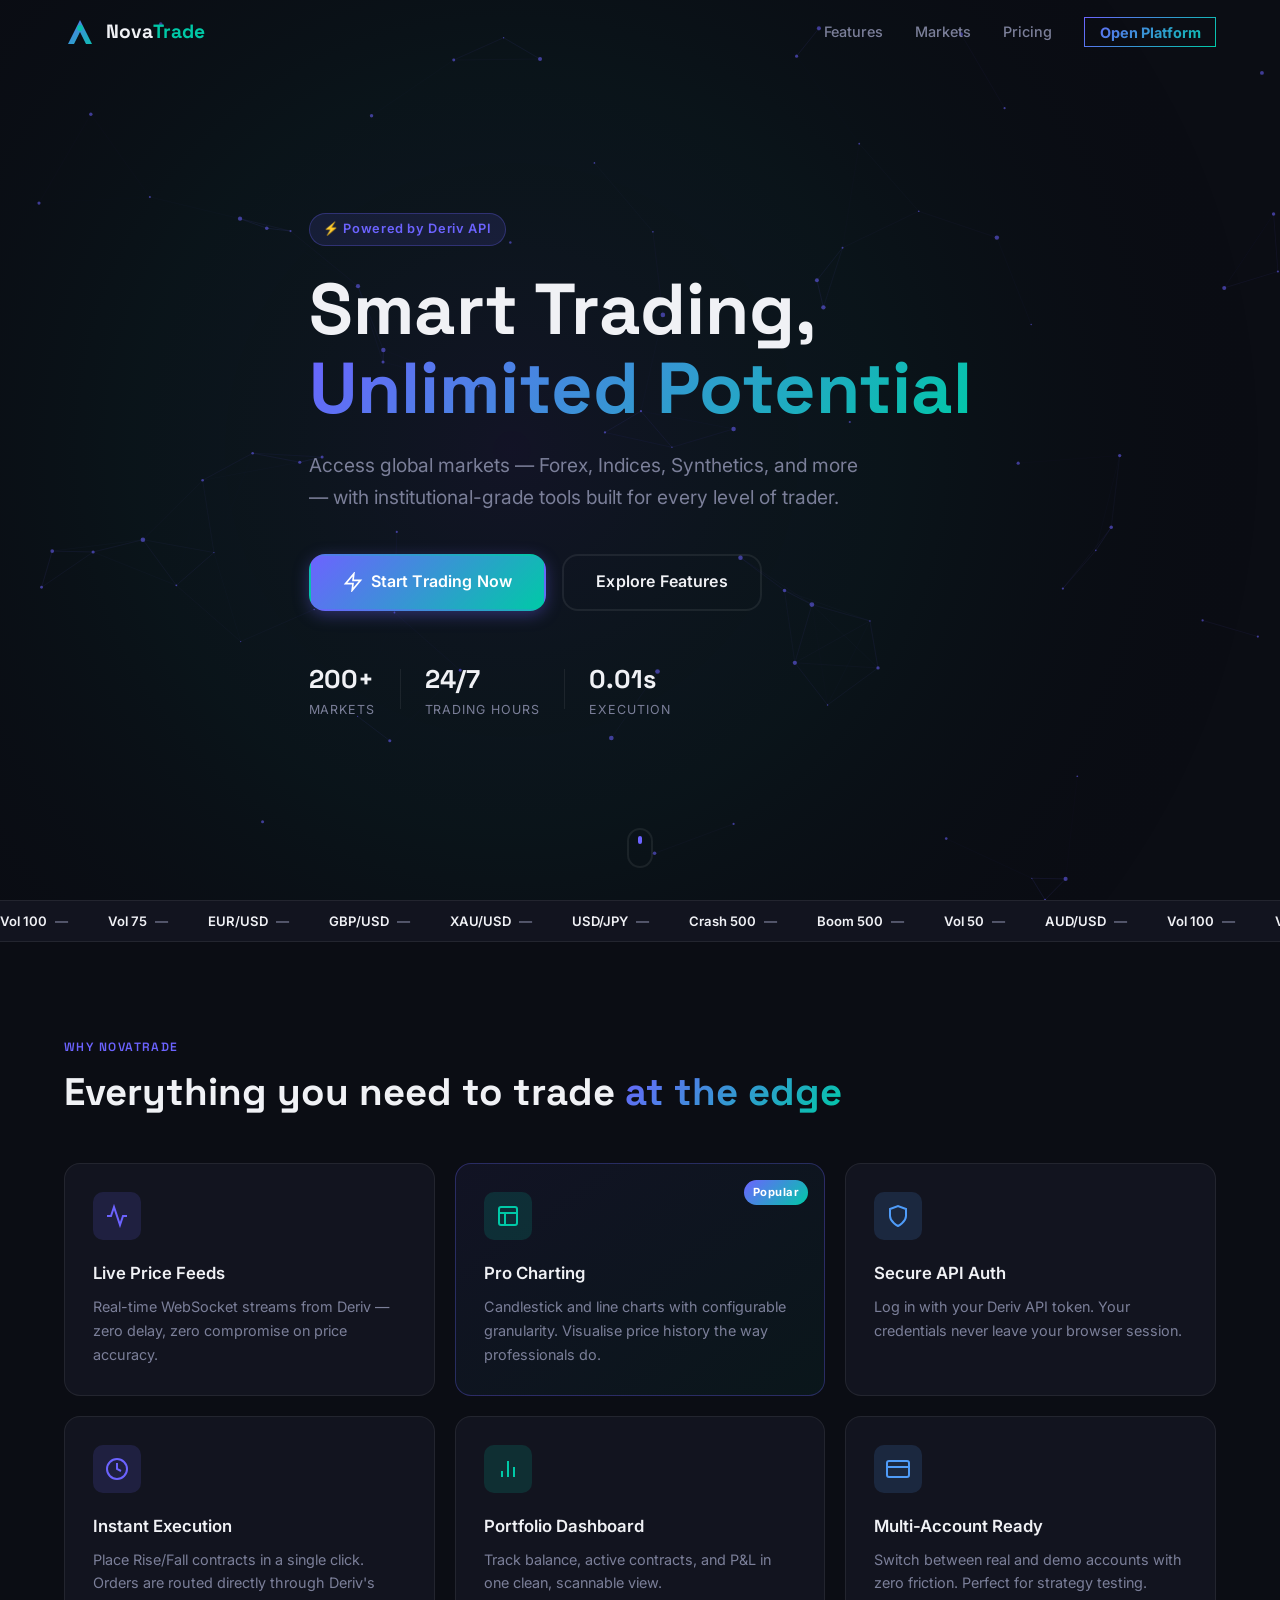
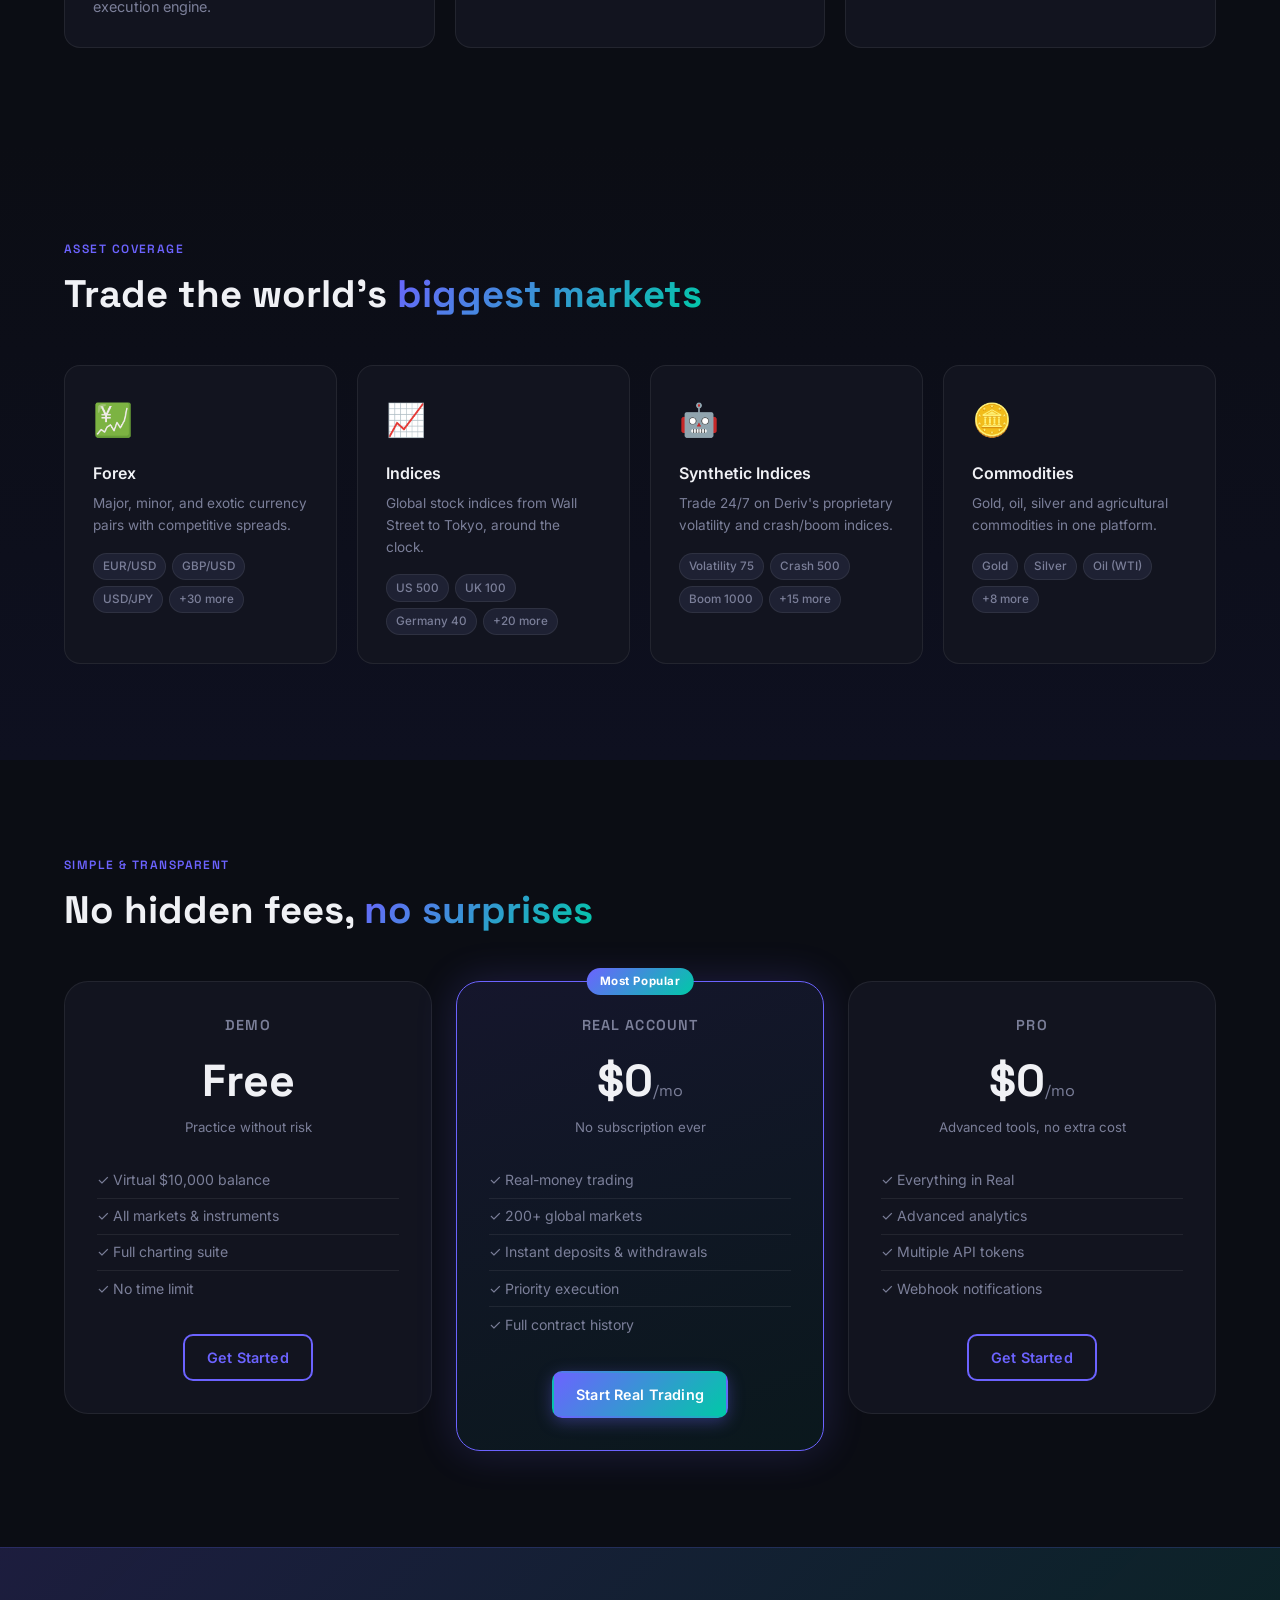
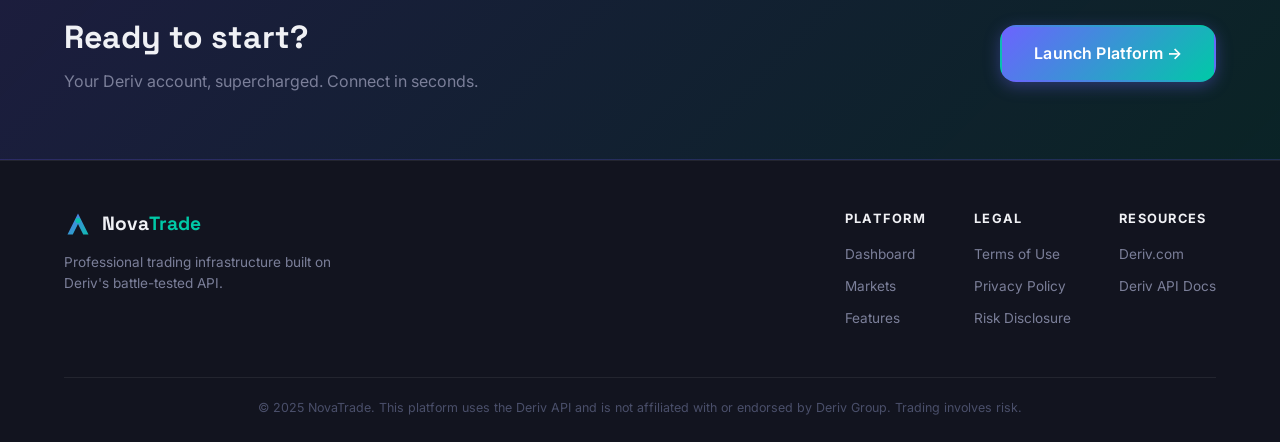
<file: index.html>
<!DOCTYPE html>
<html lang="en">
<head>
  <meta charset="UTF-8" />
  <meta name="viewport" content="width=device-width, initial-scale=1.0"/>
  <title>NovaTrade — Smart Trading, Unlimited Potential</title>
  <meta name="description" content="NovaTrade is a professional trading platform powered by Deriv. Trade forex, indices, and synthetics with precision."/>
  <link rel="icon" type="image/svg+xml" href="assets/logo.svg"/>
  <link rel="stylesheet" href="css/main.css"/>
  <link rel="preconnect" href="https://fonts.googleapis.com"/>
  <link rel="preconnect" href="https://fonts.gstatic.com" crossorigin/>
  <link href="https://fonts.googleapis.com/css2?family=Inter:wght@300;400;500;600;700;800&family=Space+Grotesk:wght@400;500;600;700&display=swap" rel="stylesheet"/>
</head>
<body>

<!-- NAVBAR -->
<nav class="navbar" id="navbar">
  <div class="nav-inner">
    <a href="/" class="nav-logo">
      <svg width="32" height="32" viewBox="0 0 32 32" fill="none" xmlns="http://www.w3.org/2000/svg">
        <defs>
          <linearGradient id="logoGrad" x1="0" y1="0" x2="32" y2="32" gradientUnits="userSpaceOnUse">
            <stop offset="0%" stop-color="#6C63FF"/>
            <stop offset="100%" stop-color="#00C9A7"/>
          </linearGradient>
        </defs>
        <path d="M4 28 L16 4 L28 28 L22 28 L16 16 L10 28 Z" fill="url(#logoGrad)"/>
        <circle cx="16" cy="12" r="3" fill="#00C9A7" opacity="0.85"/>
      </svg>
      <span class="logo-text">Nova<span class="logo-accent">Trade</span></span>
    </a>
    <ul class="nav-links" id="navLinks">
      <li><a href="#features">Features</a></li>
      <li><a href="#markets">Markets</a></li>
      <li><a href="#pricing">Pricing</a></li>
      <li><a href="dashboard.html" class="nav-cta">Open Platform</a></li>
    </ul>
    <button class="hamburger" id="hamburger" aria-label="Menu">
      <span></span><span></span><span></span>
    </button>
  </div>
</nav>

<!-- HERO -->
<section class="hero" id="home">
  <div class="hero-bg">
    <canvas id="heroCanvas"></canvas>
  </div>
  <div class="container hero-content">
    <div class="hero-badge">⚡ Powered by Deriv API</div>
    <h1 class="hero-title">Smart Trading,<br/><span class="gradient-text">Unlimited Potential</span></h1>
    <p class="hero-sub">Access global markets — Forex, Indices, Synthetics, and more — with institutional-grade tools built for every level of trader.</p>
    <div class="hero-actions">
      <a href="dashboard.html" class="btn btn-primary btn-lg">
        <svg width="20" height="20" viewBox="0 0 24 24" fill="none" stroke="currentColor" stroke-width="2"><path d="M13 2L3 14h9l-1 8 10-12h-9l1-8z"/></svg>
        Start Trading Now
      </a>
      <a href="#features" class="btn btn-ghost btn-lg">Explore Features</a>
    </div>
    <div class="hero-stats">
      <div class="stat-item">
        <span class="stat-num">200+</span>
        <span class="stat-label">Markets</span>
      </div>
      <div class="stat-divider"></div>
      <div class="stat-item">
        <span class="stat-num">24/7</span>
        <span class="stat-label">Trading Hours</span>
      </div>
      <div class="stat-divider"></div>
      <div class="stat-item">
        <span class="stat-num">0.01s</span>
        <span class="stat-label">Execution</span>
      </div>
    </div>
  </div>
  <div class="hero-scroll">
    <div class="scroll-indicator">
      <span></span>
    </div>
  </div>
</section>

<!-- TICKER STRIP -->
<div class="ticker-wrap">
  <div class="ticker-strip" id="tickerStrip">
    <!-- populated by JS -->
  </div>
</div>

<!-- FEATURES -->
<section class="features section" id="features">
  <div class="container">
    <div class="section-label">Why NovaTrade</div>
    <h2 class="section-title">Everything you need to trade <span class="gradient-text">at the edge</span></h2>
    <div class="features-grid">
      <div class="feature-card">
        <div class="feat-icon feat-icon--purple">
          <svg width="24" height="24" viewBox="0 0 24 24" fill="none" stroke="currentColor" stroke-width="2"><polyline points="22 12 18 12 15 21 9 3 6 12 2 12"/></svg>
        </div>
        <h3>Live Price Feeds</h3>
        <p>Real-time WebSocket streams from Deriv — zero delay, zero compromise on price accuracy.</p>
      </div>
      <div class="feature-card feature-card--highlight">
        <div class="feat-icon feat-icon--teal">
          <svg width="24" height="24" viewBox="0 0 24 24" fill="none" stroke="currentColor" stroke-width="2"><rect x="3" y="3" width="18" height="18" rx="2"/><path d="M3 9h18M9 21V9"/></svg>
        </div>
        <h3>Pro Charting</h3>
        <p>Candlestick and line charts with configurable granularity. Visualise price history the way professionals do.</p>
        <span class="card-badge">Popular</span>
      </div>
      <div class="feature-card">
        <div class="feat-icon feat-icon--blue">
          <svg width="24" height="24" viewBox="0 0 24 24" fill="none" stroke="currentColor" stroke-width="2"><path d="M12 22s8-4 8-10V5l-8-3-8 3v7c0 6 8 10 8 10z"/></svg>
        </div>
        <h3>Secure API Auth</h3>
        <p>Log in with your Deriv API token. Your credentials never leave your browser session.</p>
      </div>
      <div class="feature-card">
        <div class="feat-icon feat-icon--purple">
          <svg width="24" height="24" viewBox="0 0 24 24" fill="none" stroke="currentColor" stroke-width="2"><circle cx="12" cy="12" r="10"/><path d="M12 6v6l4 2"/></svg>
        </div>
        <h3>Instant Execution</h3>
        <p>Place Rise/Fall contracts in a single click. Orders are routed directly through Deriv's execution engine.</p>
      </div>
      <div class="feature-card">
        <div class="feat-icon feat-icon--teal">
          <svg width="24" height="24" viewBox="0 0 24 24" fill="none" stroke="currentColor" stroke-width="2"><line x1="18" y1="20" x2="18" y2="10"/><line x1="12" y1="20" x2="12" y2="4"/><line x1="6" y1="20" x2="6" y2="14"/></svg>
        </div>
        <h3>Portfolio Dashboard</h3>
        <p>Track balance, active contracts, and P&L in one clean, scannable view.</p>
      </div>
      <div class="feature-card">
        <div class="feat-icon feat-icon--blue">
          <svg width="24" height="24" viewBox="0 0 24 24" fill="none" stroke="currentColor" stroke-width="2"><path d="M1 6s0-2 2-2h18s2 0 2 2v12s0 2-2 2H3s-2 0-2-2V6z"/><line x1="1" y1="10" x2="23" y2="10"/></svg>
        </div>
        <h3>Multi-Account Ready</h3>
        <p>Switch between real and demo accounts with zero friction. Perfect for strategy testing.</p>
      </div>
    </div>
  </div>
</section>

<!-- MARKETS -->
<section class="markets section" id="markets">
  <div class="container">
    <div class="section-label">Asset Coverage</div>
    <h2 class="section-title">Trade the world's <span class="gradient-text">biggest markets</span></h2>
    <div class="markets-grid">
      <div class="market-card">
        <div class="market-icon">💹</div>
        <h3>Forex</h3>
        <p>Major, minor, and exotic currency pairs with competitive spreads.</p>
        <div class="market-pairs">
          <span>EUR/USD</span><span>GBP/USD</span><span>USD/JPY</span><span>+30 more</span>
        </div>
      </div>
      <div class="market-card">
        <div class="market-icon">📈</div>
        <h3>Indices</h3>
        <p>Global stock indices from Wall Street to Tokyo, around the clock.</p>
        <div class="market-pairs">
          <span>US 500</span><span>UK 100</span><span>Germany 40</span><span>+20 more</span>
        </div>
      </div>
      <div class="market-card">
        <div class="market-icon">🤖</div>
        <h3>Synthetic Indices</h3>
        <p>Trade 24/7 on Deriv's proprietary volatility and crash/boom indices.</p>
        <div class="market-pairs">
          <span>Volatility 75</span><span>Crash 500</span><span>Boom 1000</span><span>+15 more</span>
        </div>
      </div>
      <div class="market-card">
        <div class="market-icon">🪙</div>
        <h3>Commodities</h3>
        <p>Gold, oil, silver and agricultural commodities in one platform.</p>
        <div class="market-pairs">
          <span>Gold</span><span>Silver</span><span>Oil (WTI)</span><span>+8 more</span>
        </div>
      </div>
    </div>
  </div>
</section>

<!-- PRICING -->
<section class="pricing section" id="pricing">
  <div class="container">
    <div class="section-label">Simple & Transparent</div>
    <h2 class="section-title">No hidden fees, <span class="gradient-text">no surprises</span></h2>
    <div class="pricing-grid">
      <div class="pricing-card">
        <div class="plan-name">Demo</div>
        <div class="plan-price">Free</div>
        <div class="plan-sub">Practice without risk</div>
        <ul class="plan-features">
          <li>✓ Virtual $10,000 balance</li>
          <li>✓ All markets & instruments</li>
          <li>✓ Full charting suite</li>
          <li>✓ No time limit</li>
        </ul>
        <a href="dashboard.html" class="btn btn-outline">Get Started</a>
      </div>
      <div class="pricing-card pricing-card--featured">
        <div class="plan-badge">Most Popular</div>
        <div class="plan-name">Real Account</div>
        <div class="plan-price">$0<span>/mo</span></div>
        <div class="plan-sub">No subscription ever</div>
        <ul class="plan-features">
          <li>✓ Real-money trading</li>
          <li>✓ 200+ global markets</li>
          <li>✓ Instant deposits & withdrawals</li>
          <li>✓ Priority execution</li>
          <li>✓ Full contract history</li>
        </ul>
        <a href="dashboard.html" class="btn btn-primary">Start Real Trading</a>
      </div>
      <div class="pricing-card">
        <div class="plan-name">Pro</div>
        <div class="plan-price">$0<span>/mo</span></div>
        <div class="plan-sub">Advanced tools, no extra cost</div>
        <ul class="plan-features">
          <li>✓ Everything in Real</li>
          <li>✓ Advanced analytics</li>
          <li>✓ Multiple API tokens</li>
          <li>✓ Webhook notifications</li>
        </ul>
        <a href="dashboard.html" class="btn btn-outline">Get Started</a>
      </div>
    </div>
  </div>
</section>

<!-- CTA BANNER -->
<section class="cta-banner">
  <div class="container">
    <div class="cta-inner">
      <div class="cta-text">
        <h2>Ready to start?</h2>
        <p>Your Deriv account, supercharged. Connect in seconds.</p>
      </div>
      <div class="cta-actions">
        <a href="dashboard.html" class="btn btn-primary btn-lg">Launch Platform →</a>
      </div>
    </div>
  </div>
</section>

<!-- FOOTER -->
<footer class="footer">
  <div class="container">
    <div class="footer-top">
      <div class="footer-brand">
        <a href="/" class="nav-logo">
          <svg width="28" height="28" viewBox="0 0 32 32" fill="none">
            <defs>
              <linearGradient id="fLogoGrad" x1="0" y1="0" x2="32" y2="32" gradientUnits="userSpaceOnUse">
                <stop offset="0%" stop-color="#6C63FF"/>
                <stop offset="100%" stop-color="#00C9A7"/>
              </linearGradient>
            </defs>
            <path d="M4 28 L16 4 L28 28 L22 28 L16 16 L10 28 Z" fill="url(#fLogoGrad)"/>
            <circle cx="16" cy="12" r="3" fill="#00C9A7" opacity="0.85"/>
          </svg>
          <span class="logo-text">Nova<span class="logo-accent">Trade</span></span>
        </a>
        <p>Professional trading infrastructure built on Deriv's battle-tested API.</p>
      </div>
      <div class="footer-links">
        <div class="footer-col">
          <h4>Platform</h4>
          <ul>
            <li><a href="dashboard.html">Dashboard</a></li>
            <li><a href="#markets">Markets</a></li>
            <li><a href="#features">Features</a></li>
          </ul>
        </div>
        <div class="footer-col">
          <h4>Legal</h4>
          <ul>
            <li><a href="#">Terms of Use</a></li>
            <li><a href="#">Privacy Policy</a></li>
            <li><a href="#">Risk Disclosure</a></li>
          </ul>
        </div>
        <div class="footer-col">
          <h4>Resources</h4>
          <ul>
            <li><a href="https://deriv.com" target="_blank" rel="noopener">Deriv.com</a></li>
            <li><a href="https://api.deriv.com" target="_blank" rel="noopener">Deriv API Docs</a></li>
          </ul>
        </div>
      </div>
    </div>
    <div class="footer-bottom">
      <p>© 2025 NovaTrade. This platform uses the Deriv API and is not affiliated with or endorsed by Deriv Group. Trading involves risk.</p>
    </div>
  </div>
</footer>

<script src="js/landing.js"></script>
</body>
</html>
</file>
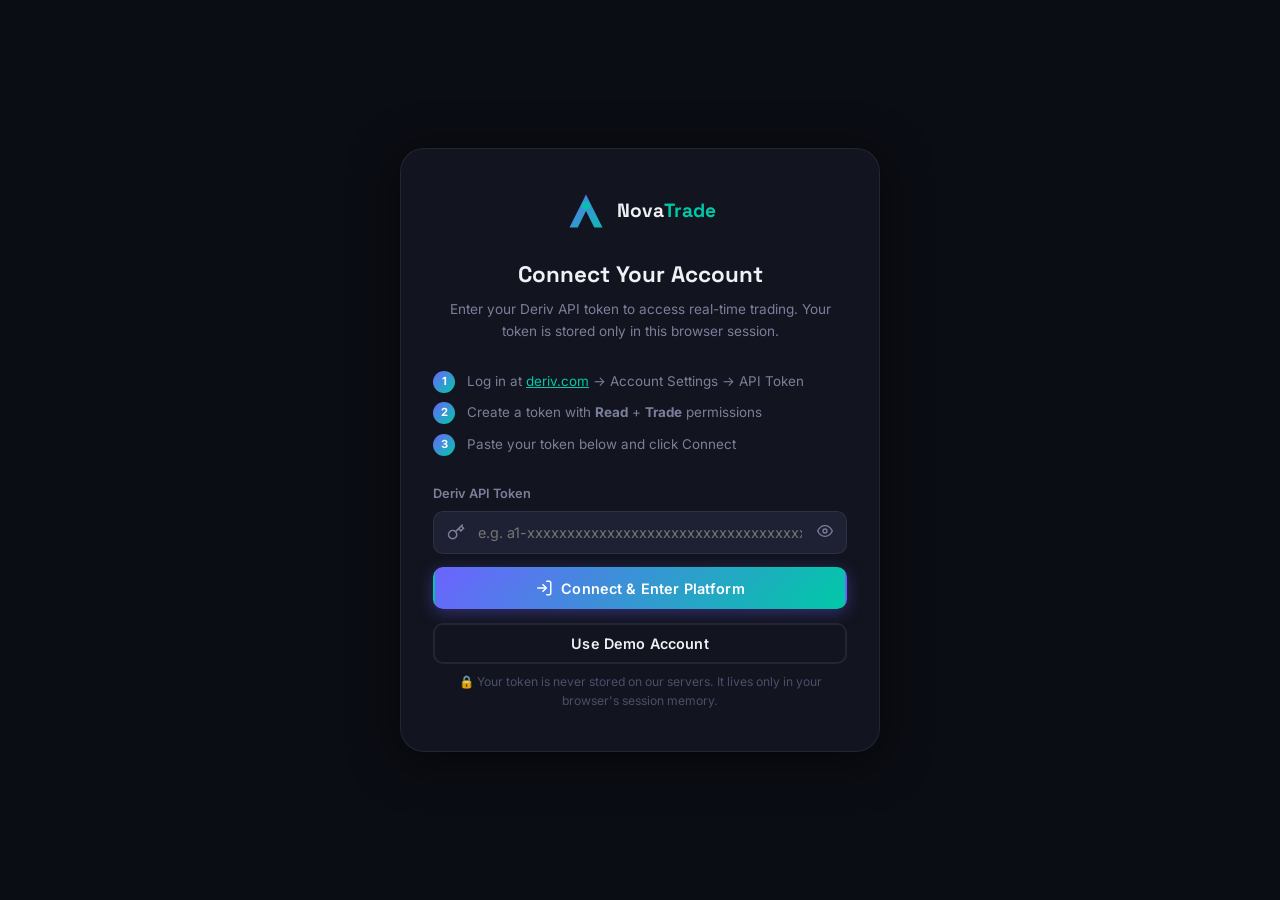
<file: dashboard.html>
<!DOCTYPE html>
<html lang="en">
<head>
  <meta charset="UTF-8"/>
  <meta name="viewport" content="width=device-width, initial-scale=1.0"/>
  <title>NovaTrade — Trading Dashboard</title>
  <link rel="icon" type="image/svg+xml" href="assets/logo.svg"/>
  <link rel="stylesheet" href="css/main.css"/>
  <link rel="stylesheet" href="css/dashboard.css"/>
  <link rel="stylesheet" href="css/bot.css"/>
  <link href="https://fonts.googleapis.com/css2?family=Inter:wght@300;400;500;600;700;800&family=Space+Grotesk:wght@400;500;600;700&display=swap" rel="stylesheet"/>
</head>
<body class="dashboard-body">

<!-- AUTH GATE -->
<div class="auth-gate" id="authGate">
  <div class="auth-card">
    <div class="auth-logo">
      <svg width="44" height="44" viewBox="0 0 32 32" fill="none">
        <defs>
          <linearGradient id="aLogoGrad" x1="0" y1="0" x2="32" y2="32" gradientUnits="userSpaceOnUse">
            <stop offset="0%" stop-color="#6C63FF"/>
            <stop offset="100%" stop-color="#00C9A7"/>
          </linearGradient>
        </defs>
        <path d="M4 28 L16 4 L28 28 L22 28 L16 16 L10 28 Z" fill="url(#aLogoGrad)"/>
        <circle cx="16" cy="12" r="3" fill="#00C9A7" opacity="0.85"/>
      </svg>
      <span class="logo-text">Nova<span class="logo-accent">Trade</span></span>
    </div>
    <h2>Connect Your Account</h2>
    <p class="auth-sub">Enter your Deriv API token to access real-time trading. Your token is stored only in this browser session.</p>

    <div class="auth-steps">
      <div class="step">
        <span class="step-num">1</span>
        <span>Log in at <a href="https://deriv.com" target="_blank" rel="noopener">deriv.com</a> → Account Settings → API Token</span>
      </div>
      <div class="step">
        <span class="step-num">2</span>
        <span>Create a token with <strong>Read</strong> + <strong>Trade</strong> permissions</span>
      </div>
      <div class="step">
        <span class="step-num">3</span>
        <span>Paste your token below and click Connect</span>
      </div>
    </div>

    <div class="auth-form">
      <div class="input-group">
        <label for="apiTokenInput">Deriv API Token</label>
        <div class="input-wrap">
          <svg class="input-icon" width="18" height="18" viewBox="0 0 24 24" fill="none" stroke="currentColor" stroke-width="2"><path d="M21 2l-2 2m-7.61 7.61a5.5 5.5 0 1 1-7.778 7.778 5.5 5.5 0 0 1 7.777-7.777zm0 0L15.5 7.5m0 0l3 3L22 7l-3-3m-3.5 3.5L19 4"/></svg>
          <input type="password" id="apiTokenInput" placeholder="e.g. a1-xxxxxxxxxxxxxxxxxxxxxxxxxxxxxxxxxxxxxxxx" autocomplete="off"/>
          <button class="toggle-vis" id="toggleVis" aria-label="Toggle visibility" type="button">
            <svg width="16" height="16" viewBox="0 0 24 24" fill="none" stroke="currentColor" stroke-width="2"><path d="M1 12s4-8 11-8 11 8 11 8-4 8-11 8-11-8-11-8z"/><circle cx="12" cy="12" r="3"/></svg>
          </button>
        </div>
      </div>
      <div class="auth-error" id="authError"></div>
      <button class="btn btn-primary btn-full" id="connectBtn">
        <svg width="18" height="18" viewBox="0 0 24 24" fill="none" stroke="currentColor" stroke-width="2"><path d="M15 3h4a2 2 0 0 1 2 2v14a2 2 0 0 1-2 2h-4M10 17l5-5-5-5M13 12H3"/></svg>
        Connect &amp; Enter Platform
      </button>
      <button class="btn btn-ghost btn-full" id="demoBtn">
        Use Demo Account
      </button>
    </div>
    <p class="auth-note">🔒 Your token is never stored on our servers. It lives only in your browser's session memory.</p>
  </div>
</div>

<!-- MAIN DASHBOARD -->
<div class="dash-layout" id="dashLayout" style="display:none">

  <!-- SIDEBAR -->
  <aside class="sidebar" id="sidebar">
    <div class="sidebar-logo">
      <svg width="28" height="28" viewBox="0 0 32 32" fill="none">
        <defs>
          <linearGradient id="sLogoGrad" x1="0" y1="0" x2="32" y2="32" gradientUnits="userSpaceOnUse">
            <stop offset="0%" stop-color="#6C63FF"/>
            <stop offset="100%" stop-color="#00C9A7"/>
          </linearGradient>
        </defs>
        <path d="M4 28 L16 4 L28 28 L22 28 L16 16 L10 28 Z" fill="url(#sLogoGrad)"/>
        <circle cx="16" cy="12" r="3" fill="#00C9A7" opacity="0.85"/>
      </svg>
      <span class="logo-text">Nova<span class="logo-accent">Trade</span></span>
    </div>

    <nav class="sidebar-nav">
      <a href="#" class="sidebar-link active" data-tab="trade">
        <svg width="18" height="18" viewBox="0 0 24 24" fill="none" stroke="currentColor" stroke-width="2"><polyline points="22 12 18 12 15 21 9 3 6 12 2 12"/></svg>
        <span>Trade</span>
      </a>
      <a href="#" class="sidebar-link" data-tab="portfolio">
        <svg width="18" height="18" viewBox="0 0 24 24" fill="none" stroke="currentColor" stroke-width="2"><line x1="18" y1="20" x2="18" y2="10"/><line x1="12" y1="20" x2="12" y2="4"/><line x1="6" y1="20" x2="6" y2="14"/></svg>
        <span>Portfolio</span>
      </a>
      <a href="#" class="sidebar-link" data-tab="history">
        <svg width="18" height="18" viewBox="0 0 24 24" fill="none" stroke="currentColor" stroke-width="2"><circle cx="12" cy="12" r="10"/><polyline points="12 6 12 12 16 14"/></svg>
        <span>History</span>
      </a>
      <a href="#" class="sidebar-link" data-tab="markets">
        <svg width="18" height="18" viewBox="0 0 24 24" fill="none" stroke="currentColor" stroke-width="2"><rect x="2" y="3" width="20" height="14" rx="2"/><line x1="8" y1="21" x2="16" y2="21"/><line x1="12" y1="17" x2="12" y2="21"/></svg>
        <span>Markets</span>
      </a>
      <a href="#" class="sidebar-link sidebar-link--bot" data-tab="bot">
        <svg width="18" height="18" viewBox="0 0 24 24" fill="none" stroke="currentColor" stroke-width="2"><rect x="3" y="11" width="18" height="11" rx="2"/><path d="M7 11V7a5 5 0 0 1 10 0v4"/><line x1="12" y1="15" x2="12" y2="17"/></svg>
        <span>Auto Bot</span>
        <span class="sidebar-bot-badge">AI</span>
      </a>
    </nav>

    <div class="sidebar-bottom">
      <div class="account-info" id="accountInfo">
        <div class="account-avatar" id="accountAvatar">?</div>
        <div class="account-details">
          <div class="account-name" id="accountName">Loading…</div>
          <div class="account-type" id="accountType">—</div>
        </div>
      </div>
      <button class="sidebar-link logout-btn" id="logoutBtn">
        <svg width="16" height="16" viewBox="0 0 24 24" fill="none" stroke="currentColor" stroke-width="2"><path d="M9 21H5a2 2 0 0 1-2-2V5a2 2 0 0 1 2-2h4M16 17l5-5-5-5M21 12H9"/></svg>
        <span>Disconnect</span>
      </button>
    </div>
  </aside>

  <!-- MAIN CONTENT -->
  <main class="dash-main">
    <!-- TOP BAR -->
    <header class="dash-header">
      <div class="dash-header-left">
        <button class="sidebar-toggle" id="sidebarToggle" aria-label="Toggle sidebar">
          <svg width="20" height="20" viewBox="0 0 24 24" fill="none" stroke="currentColor" stroke-width="2"><line x1="3" y1="12" x2="21" y2="12"/><line x1="3" y1="6" x2="21" y2="6"/><line x1="3" y1="18" x2="21" y2="18"/></svg>
        </button>
        <div class="ws-status" id="wsStatus">
          <span class="ws-dot connecting"></span>
          <span class="ws-label">Connecting…</span>
        </div>
      </div>
      <div class="dash-header-right">
        <div class="balance-pill">
          <svg width="14" height="14" viewBox="0 0 24 24" fill="none" stroke="currentColor" stroke-width="2"><path d="M1 4c0-1.1.9-2 2-2h18a2 2 0 0 1 2 2v16a2 2 0 0 1-2 2H3a2 2 0 0 1-2-2V4zm14 0v20M1 10h22"/></svg>
          <span id="balanceDisplay">—</span>
        </div>
      </div>
    </header>

    <!-- TRADE TAB -->
    <div class="tab-content active" id="tab-trade">
      <div class="trade-grid">

        <!-- CHART PANEL -->
        <div class="chart-panel panel">
          <div class="panel-header">
            <div class="symbol-selector">
              <select id="symbolSelect" class="symbol-select">
                <option value="R_100">Volatility 100 Index</option>
                <option value="R_75">Volatility 75 Index</option>
                <option value="R_50">Volatility 50 Index</option>
                <option value="R_25">Volatility 25 Index</option>
                <option value="R_10">Volatility 10 Index</option>
                <option value="CRASH500">Crash 500 Index</option>
                <option value="BOOM500">Boom 500 Index</option>
                <option value="CRASH1000">Crash 1000 Index</option>
                <option value="BOOM1000">Boom 1000 Index</option>
                <option value="stpRNG">Step Index</option>
                <option value="frxEURUSD">EUR/USD</option>
                <option value="frxGBPUSD">GBP/USD</option>
                <option value="frxUSDJPY">USD/JPY</option>
                <option value="frxAUDUSD">AUD/USD</option>
                <option value="frxXAUUSD">Gold (XAU/USD)</option>
              </select>
              <div class="live-price" id="livePrice">
                <span class="price-value" id="priceValue">—</span>
                <span class="price-change" id="priceChange">—</span>
              </div>
            </div>
            <div class="chart-controls">
              <button class="chart-type-btn active" data-type="candle">Candle</button>
              <button class="chart-type-btn" data-type="line">Line</button>
              <div class="granularity-select">
                <select id="granularitySelect">
                  <option value="60">1m</option>
                  <option value="300" selected>5m</option>
                  <option value="900">15m</option>
                  <option value="3600">1h</option>
                  <option value="86400">1D</option>
                </select>
              </div>
            </div>
          </div>
          <div class="chart-area">
            <canvas id="priceChart"></canvas>
            <div class="chart-loading" id="chartLoading">
              <div class="spinner"></div>
              <span>Loading chart…</span>
            </div>
          </div>
        </div>

        <!-- ORDER PANEL -->
        <div class="order-panel panel">
          <div class="panel-header">
            <h3>Place Contract</h3>
          </div>
          <div class="order-form">
            <div class="form-group">
              <label>Contract Type</label>
              <div class="contract-type-tabs">
                <button class="ct-tab active" data-ct="rise_fall">Rise / Fall</button>
                <button class="ct-tab" data-ct="touch">Touch / No Touch</button>
                <button class="ct-tab" data-ct="in_out">In / Out</button>
              </div>
            </div>

            <div class="form-group">
              <label for="stakeInput">Stake Amount (USD)</label>
              <div class="input-wrap">
                <span class="input-prefix">$</span>
                <input type="number" id="stakeInput" value="10" min="0.35" max="50000" step="0.01" class="form-control"/>
              </div>
              <div class="stake-quick">
                <button class="quick-btn" data-val="1">$1</button>
                <button class="quick-btn" data-val="5">$5</button>
                <button class="quick-btn" data-val="10">$10</button>
                <button class="quick-btn" data-val="25">$25</button>
                <button class="quick-btn" data-val="50">$50</button>
              </div>
            </div>

            <div class="form-group">
              <label for="durationInput">Duration</label>
              <div class="duration-row">
                <input type="number" id="durationInput" value="5" min="1" max="365" class="form-control duration-field"/>
                <select id="durationUnit" class="form-control duration-unit">
                  <option value="t">Ticks</option>
                  <option value="s">Seconds</option>
                  <option value="m" selected>Minutes</option>
                  <option value="h">Hours</option>
                  <option value="d">Days</option>
                </select>
              </div>
            </div>

            <div class="payout-preview" id="payoutPreview">
              <div class="payout-row">
                <span>Est. Payout</span>
                <span id="payoutAmt">—</span>
              </div>
              <div class="payout-row">
                <span>Profit if win</span>
                <span id="profitAmt" class="profit-green">—</span>
              </div>
            </div>

            <div class="order-btns">
              <button class="btn-trade btn-rise" id="riseBtn">
                <svg width="18" height="18" viewBox="0 0 24 24" fill="none" stroke="currentColor" stroke-width="2.5"><polyline points="18 15 12 9 6 15"/></svg>
                Rise
              </button>
              <button class="btn-trade btn-fall" id="fallBtn">
                <svg width="18" height="18" viewBox="0 0 24 24" fill="none" stroke="currentColor" stroke-width="2.5"><polyline points="6 9 12 15 18 9"/></svg>
                Fall
              </button>
            </div>

            <div class="trade-result" id="tradeResult"></div>
          </div>
        </div>

      </div>

      <!-- OPEN CONTRACTS -->
      <div class="panel open-contracts-panel">
        <div class="panel-header">
          <h3>Open Contracts</h3>
          <span class="badge" id="openContractsBadge">0</span>
        </div>
        <div class="table-wrap">
          <table class="data-table" id="openContractsTable">
            <thead>
              <tr>
                <th>Contract ID</th>
                <th>Symbol</th>
                <th>Type</th>
                <th>Stake</th>
                <th>Payout</th>
                <th>Current P&amp;L</th>
                <th>Status</th>
              </tr>
            </thead>
            <tbody id="openContractsTbody">
              <tr class="empty-row">
                <td colspan="7">No open contracts. Place a trade above.</td>
              </tr>
            </tbody>
          </table>
        </div>
      </div>
    </div>

    <!-- PORTFOLIO TAB -->
    <div class="tab-content" id="tab-portfolio">
      <div class="portfolio-cards">
        <div class="kpi-card">
          <div class="kpi-icon kpi--purple">💼</div>
          <div class="kpi-data">
            <div class="kpi-label">Account Balance</div>
            <div class="kpi-value" id="portfolioBalance">—</div>
          </div>
        </div>
        <div class="kpi-card">
          <div class="kpi-icon kpi--teal">📊</div>
          <div class="kpi-data">
            <div class="kpi-label">Total Trades</div>
            <div class="kpi-value" id="totalTrades">—</div>
          </div>
        </div>
        <div class="kpi-card">
          <div class="kpi-icon kpi--green">✅</div>
          <div class="kpi-data">
            <div class="kpi-label">Won</div>
            <div class="kpi-value" id="tradesWon">—</div>
          </div>
        </div>
        <div class="kpi-card">
          <div class="kpi-icon kpi--red">❌</div>
          <div class="kpi-data">
            <div class="kpi-label">Lost</div>
            <div class="kpi-value" id="tradesLost">—</div>
          </div>
        </div>
        <div class="kpi-card">
          <div class="kpi-icon kpi--blue">🎯</div>
          <div class="kpi-data">
            <div class="kpi-label">Win Rate</div>
            <div class="kpi-value" id="winRate">—</div>
          </div>
        </div>
        <div class="kpi-card">
          <div class="kpi-icon kpi--orange">💰</div>
          <div class="kpi-data">
            <div class="kpi-label">Net P&L (Session)</div>
            <div class="kpi-value" id="netPnl">—</div>
          </div>
        </div>
      </div>

      <div class="panel">
        <div class="panel-header"><h3>Account Information</h3></div>
        <div class="account-details-grid" id="accountDetailsGrid">
          <div class="detail-row"><span class="detail-label">Login ID</span><span class="detail-val" id="detailLoginId">—</span></div>
          <div class="detail-row"><span class="detail-label">Currency</span><span class="detail-val" id="detailCurrency">—</span></div>
          <div class="detail-row"><span class="detail-label">Account Type</span><span class="detail-val" id="detailType">—</span></div>
          <div class="detail-row"><span class="detail-label">Country</span><span class="detail-val" id="detailCountry">—</span></div>
          <div class="detail-row"><span class="detail-label">Email</span><span class="detail-val" id="detailEmail">—</span></div>
          <div class="detail-row"><span class="detail-label">Status</span><span class="detail-val status-active">Active ✓</span></div>
        </div>
      </div>
    </div>

    <!-- HISTORY TAB -->
    <div class="tab-content" id="tab-history">
      <div class="panel">
        <div class="panel-header">
          <h3>Contract History</h3>
          <button class="btn btn-sm btn-outline" id="refreshHistory">Refresh</button>
        </div>
        <div class="table-wrap">
          <table class="data-table" id="historyTable">
            <thead>
              <tr>
                <th>Date &amp; Time</th>
                <th>Symbol</th>
                <th>Contract</th>
                <th>Stake</th>
                <th>Payout</th>
                <th>P&amp;L</th>
                <th>Result</th>
              </tr>
            </thead>
            <tbody id="historyTbody">
              <tr class="empty-row">
                <td colspan="7">No contract history yet.</td>
              </tr>
            </tbody>
          </table>
        </div>
      </div>
    </div>

    <!-- MARKETS TAB -->
    <div class="tab-content" id="tab-markets">
      <div class="panel">
        <div class="panel-header">
          <h3>Market Watchlist</h3>
          <div class="search-wrap">
            <input type="text" id="marketSearch" placeholder="Search symbols…" class="search-input"/>
          </div>
        </div>
        <div class="markets-watchlist" id="marketsWatchlist">
          <div class="watchlist-loading">
            <div class="spinner"></div> Loading markets…
          </div>
        </div>
      </div>
    </div>

    <!-- BOT TAB -->
    <div class="tab-content" id="tab-bot">

      <!-- TOP ROW: config + live stats -->
      <div class="bot-top-row">

        <!-- CONFIG CARD -->
        <div class="panel bot-config-panel">
          <div class="panel-header">
            <h3>⚡ Bot Configuration</h3>
            <div id="botStatusPill" class="bot-pill bot-pill--idle">○ Idle</div>
          </div>
          <div class="bot-config-body">

            <div class="bot-form-row">
              <div class="bot-form-group">
                <label>Volatility Market</label>
                <select id="botSymbol" class="form-control bot-symbol-select">
                  <option value="R_10">Volatility 10 Index</option>
                  <option value="R_25">Volatility 25 Index</option>
                  <option value="R_50">Volatility 50 Index</option>
                  <option value="R_75">Volatility 75 Index</option>
                  <option value="R_100" selected>Volatility 100 Index</option>
                  <option value="1HZ10V">Volatility 10 (1s) Index</option>
                  <option value="1HZ25V">Volatility 25 (1s) Index</option>
                  <option value="1HZ50V">Volatility 50 (1s) Index</option>
                  <option value="1HZ75V">Volatility 75 (1s) Index</option>
                  <option value="1HZ100V">Volatility 100 (1s) Index</option>
                </select>
              </div>
            </div>

            <div class="bot-form-row">
              <div class="bot-form-group">
                <label>Default Stake (USD)</label>
                <div class="input-wrap">
                  <span class="input-prefix">$</span>
                  <input type="number" id="botStake" value="1" min="0.35" step="0.01" class="form-control" style="padding-left:1.8rem"/>
                </div>
              </div>
              <div class="bot-form-group">
                <label>Max Martingale Steps</label>
                <input type="number" id="botMaxMartingale" value="6" min="1" max="15" class="form-control"/>
              </div>
            </div>

            <div class="bot-form-row">
              <div class="bot-form-group">
                <label>Take Profit (USD)</label>
                <div class="input-wrap">
                  <span class="input-prefix">$</span>
                  <input type="number" id="botTakeProfit" value="20" min="0.01" step="0.01" class="form-control" style="padding-left:1.8rem"/>
                </div>
              </div>
              <div class="bot-form-group">
                <label>Stop Loss (USD)</label>
                <div class="input-wrap">
                  <span class="input-prefix">$</span>
                  <input type="number" id="botStopLoss" value="10" min="0.01" step="0.01" class="form-control" style="padding-left:1.8rem"/>
                </div>
              </div>
            </div>

            <!-- TP/SL Progress Bars -->
            <div class="bot-progress-section">
              <div class="bot-prog-row">
                <span class="bot-prog-label">TP Progress</span>
                <span class="bot-prog-pct" id="botTpPct">0%</span>
              </div>
              <div class="bot-prog-track">
                <div class="bot-prog-fill bot-prog-tp" id="botTpBar" style="width:0%"></div>
              </div>
              <div class="bot-prog-row" style="margin-top:.6rem">
                <span class="bot-prog-label">SL Exposure</span>
                <span class="bot-prog-pct bot-pct-sl" id="botSlPct">0%</span>
              </div>
              <div class="bot-prog-track">
                <div class="bot-prog-fill bot-prog-sl" id="botSlBar" style="width:0%"></div>
              </div>
            </div>

            <!-- Strategy info -->
            <div class="bot-strategy-card">
              <div class="bot-strat-title">📋 Strategy Rules</div>
              <ul class="bot-strat-list">
                <li>Starts trading <span class="bot-span-even">EVEN</span> digits at default stake</li>
                <li>✅ <b>WIN</b> → Keep same type, reset stake to default</li>
                <li>❌ <b>LOSS</b> → Switch type + double stake (martingale)</li>
                <li>Trades every single tick on the selected Volatility Index</li>
                <li>Auto-stops at Take Profit or Stop Loss</li>
              </ul>
            </div>

            <div class="bot-action-row">
              <button class="btn btn-primary" id="botStartBtn">
                <svg width="16" height="16" viewBox="0 0 24 24" fill="none" stroke="currentColor" stroke-width="2.5"><polygon points="5 3 19 12 5 21 5 3"/></svg>
                Start Bot
              </button>
              <button class="btn btn-danger" id="botStopBtn" disabled>
                <svg width="16" height="16" viewBox="0 0 24 24" fill="none" stroke="currentColor" stroke-width="2.5"><rect x="3" y="3" width="18" height="18" rx="2"/></svg>
                Stop Bot
              </button>
            </div>

          </div>
        </div>

        <!-- LIVE STATS CARD -->
        <div class="bot-stats-col">

          <!-- Mode + next trade -->
          <div class="panel bot-live-card">
            <div class="panel-header"><h3>Live Status</h3></div>
            <div class="bot-live-body">
              <div class="bot-mode-row">
                <span class="bot-mode-label">Current Mode</span>
                <span id="botModeDisplay" class="bot-mode-badge mode-even">⚡ EVEN</span>
              </div>
              <div class="bot-next-row" id="botNextInfo">—</div>
            </div>
          </div>

          <!-- KPI Grid -->
          <div class="bot-kpi-grid">
            <div class="bot-kpi">
              <div class="bot-kpi-label">P&L</div>
              <div class="bot-kpi-val" id="botPnl">$0.00</div>
            </div>
            <div class="bot-kpi">
              <div class="bot-kpi-label">Peak P&L</div>
              <div class="bot-kpi-val" id="botHighwater">$0.00</div>
            </div>
            <div class="bot-kpi">
              <div class="bot-kpi-label">Trades</div>
              <div class="bot-kpi-val" id="botTotalTrades">0</div>
            </div>
            <div class="bot-kpi">
              <div class="bot-kpi-label">Wins</div>
              <div class="bot-kpi-val" style="color:var(--green)" id="botWins">0</div>
            </div>
            <div class="bot-kpi">
              <div class="bot-kpi-label">Losses</div>
              <div class="bot-kpi-val" style="color:var(--red)" id="botLosses">0</div>
            </div>
            <div class="bot-kpi">
              <div class="bot-kpi-label">Consec. Losses</div>
              <div class="bot-kpi-val" id="botConsLosses">0</div>
            </div>
            <div class="bot-kpi">
              <div class="bot-kpi-label">Win Rate</div>
              <div class="bot-kpi-val" id="botWinRate">—</div>
            </div>
            <div class="bot-kpi">
              <div class="bot-kpi-label">Current Stake</div>
              <div class="bot-kpi-val" id="botCurrentStake">—</div>
            </div>
            <div class="bot-kpi">
              <div class="bot-kpi-label">Elapsed</div>
              <div class="bot-kpi-val" id="botElapsed">—</div>
            </div>
          </div>

          <!-- Win-rate bar -->
          <div class="panel bot-wr-panel">
            <div class="bot-wr-header">
              <span>Win Rate</span>
              <span id="botWinRate2" class="bot-wr-pct"></span>
            </div>
            <div class="bot-wr-track">
              <div class="bot-wr-fill" id="botWrBar" style="width:0%"></div>
            </div>
          </div>

        </div>
      </div>

      <!-- LOG -->
      <div class="panel">
        <div class="panel-header">
          <h3>Activity Log</h3>
          <span class="badge" id="botTradeCount">0 trades</span>
        </div>
        <div class="bot-log-container" id="botLogContainer"></div>
      </div>

      <!-- TRADES TABLE -->
      <div class="panel">
        <div class="panel-header"><h3>Trade History</h3></div>
        <div class="table-wrap">
          <table class="data-table">
            <thead>
              <tr>
                <th>#</th>
                <th>Time</th>
                <th>Type</th>
                <th>Stake</th>
                <th>Digit</th>
                <th>Result</th>
                <th>P&L</th>
                <th>Cumulative</th>
              </tr>
            </thead>
            <tbody id="botTradeTbody">
              <tr class="empty-row"><td colspan="8">Bot not started yet.</td></tr>
            </tbody>
          </table>
        </div>
      </div>

    </div><!-- /tab-bot -->

  </main>
</div>

<!-- TOAST CONTAINER -->
<div class="toast-container" id="toastContainer"></div>

<script src="js/deriv-ws.js"></script>
<script src="js/chart.js"></script>
<script src="js/bot.js"></script>
<script src="js/dashboard.js"></script>
</body>
</html>
</file>
<file: css/main.css>
/* ============================================================
   NovaTrade — Main Stylesheet
   Author: NovaTrade Engineering
   ============================================================ */

:root {
  /* Palette */
  --bg-deep:       #0b0d14;
  --bg-card:       #12141f;
  --bg-card2:      #181b2a;
  --bg-input:      #1e2133;
  --border:        rgba(255,255,255,0.07);
  --border-focus:  rgba(108,99,255,0.6);

  --purple:        #6C63FF;
  --purple-dark:   #5348d4;
  --teal:          #00C9A7;
  --teal-dark:     #00a88c;
  --blue:          #4F9CF9;
  --green:         #22c55e;
  --red:           #ef4444;
  --orange:        #f97316;
  --yellow:        #eab308;

  --text:          #f0f1f5;
  --text-muted:    #7b7f99;
  --text-dim:      #4a4f6a;

  /* Typography */
  --font-body:     'Inter', -apple-system, BlinkMacSystemFont, sans-serif;
  --font-display:  'Space Grotesk', sans-serif;

  /* Radius */
  --r-sm: 6px;
  --r-md: 10px;
  --r-lg: 16px;
  --r-xl: 24px;

  /* Shadows */
  --shadow-sm:  0 2px 8px rgba(0,0,0,.3);
  --shadow-md:  0 4px 24px rgba(0,0,0,.45);
  --shadow-lg:  0 8px 48px rgba(0,0,0,.55);
  --shadow-glow: 0 0 32px rgba(108,99,255,.18);
}

*,*::before,*::after { box-sizing: border-box; margin: 0; padding: 0; }

html { scroll-behavior: smooth; font-size: 16px; }

body {
  font-family: var(--font-body);
  background: var(--bg-deep);
  color: var(--text);
  line-height: 1.6;
  overflow-x: hidden;
}

/* ---- SCROLLBAR ---- */
::-webkit-scrollbar { width: 6px; height: 6px; }
::-webkit-scrollbar-track { background: var(--bg-card); }
::-webkit-scrollbar-thumb { background: var(--bg-input); border-radius: 99px; }
::-webkit-scrollbar-thumb:hover { background: var(--purple); }

/* ---- UTILS ---- */
.container { max-width: 1200px; margin: 0 auto; padding: 0 1.5rem; }
.gradient-text {
  background: linear-gradient(135deg, var(--purple), var(--teal));
  -webkit-background-clip: text;
  -webkit-text-fill-color: transparent;
  background-clip: text;
}
.section { padding: 6rem 0; }
.section-label {
  font-family: var(--font-display);
  font-size: .75rem;
  font-weight: 600;
  letter-spacing: .12em;
  text-transform: uppercase;
  color: var(--purple);
  margin-bottom: .75rem;
}
.section-title {
  font-family: var(--font-display);
  font-size: clamp(1.75rem, 3vw, 2.5rem);
  font-weight: 700;
  line-height: 1.2;
  margin-bottom: 3rem;
}

/* ---- BUTTONS ---- */
.btn {
  display: inline-flex; align-items: center; gap: .5rem;
  font-family: var(--font-body);
  font-size: .9rem;
  font-weight: 600;
  padding: .625rem 1.375rem;
  border-radius: var(--r-md);
  border: 2px solid transparent;
  cursor: pointer;
  transition: all .2s ease;
  text-decoration: none;
  white-space: nowrap;
  letter-spacing: .01em;
}
.btn-lg { padding: .85rem 2rem; font-size: 1rem; border-radius: var(--r-lg); }
.btn-sm { padding: .375rem .875rem; font-size: .8rem; }

.btn-primary {
  background: linear-gradient(135deg, var(--purple), var(--teal));
  color: #fff;
  border-color: transparent;
  box-shadow: 0 4px 16px rgba(108,99,255,.35);
}
.btn-primary:hover {
  transform: translateY(-1px);
  box-shadow: 0 6px 24px rgba(108,99,255,.5);
}

.btn-ghost {
  background: transparent;
  color: var(--text);
  border-color: var(--border);
}
.btn-ghost:hover { border-color: var(--purple); color: var(--purple); }

.btn-outline {
  background: transparent;
  color: var(--purple);
  border-color: var(--purple);
}
.btn-outline:hover { background: var(--purple); color: #fff; }

.btn-full { width: 100%; justify-content: center; }

/* ---- NAVBAR ---- */
.navbar {
  position: fixed; top: 0; left: 0; right: 0; z-index: 100;
  background: transparent;
  transition: background .3s, box-shadow .3s;
}
.navbar.scrolled {
  background: rgba(11,13,20,.92);
  backdrop-filter: blur(16px);
  box-shadow: 0 1px 0 var(--border);
}
.nav-inner {
  display: flex; align-items: center; justify-content: space-between;
  max-width: 1200px; margin: 0 auto; padding: 1rem 1.5rem;
}
.nav-logo {
  display: flex; align-items: center; gap: .6rem;
  text-decoration: none;
}
.logo-text {
  font-family: var(--font-display);
  font-weight: 700;
  font-size: 1.2rem;
  color: var(--text);
}
.logo-accent { color: var(--teal); }
.nav-links {
  display: flex; align-items: center; gap: 2rem;
  list-style: none;
}
.nav-links a {
  color: var(--text-muted);
  text-decoration: none;
  font-size: .9rem;
  font-weight: 500;
  transition: color .2s;
}
.nav-links a:hover { color: var(--text); }
.nav-cta {
  background: linear-gradient(135deg, var(--purple), var(--teal));
  -webkit-background-clip: text !important;
  -webkit-text-fill-color: transparent;
  background-clip: text !important;
  font-weight: 700 !important;
  border: 1.5px solid;
  border-image: linear-gradient(135deg, var(--purple), var(--teal)) 1;
  padding: .35rem .9rem;
  border-radius: var(--r-sm);
  color: var(--purple) !important;
}

.hamburger {
  display: none;
  flex-direction: column; gap: 5px;
  background: none; border: none; cursor: pointer; padding: .25rem;
}
.hamburger span {
  display: block; width: 22px; height: 2px;
  background: var(--text); border-radius: 99px;
  transition: all .25s;
}

/* ---- HERO ---- */
.hero {
  position: relative;
  min-height: 100vh;
  display: flex; align-items: center;
  overflow: hidden;
}
.hero-bg {
  position: absolute; inset: 0; z-index: 0;
}
#heroCanvas { width: 100%; height: 100%; }
.hero-content {
  position: relative; z-index: 1;
  padding-top: 6rem; padding-bottom: 4rem;
}
.hero-badge {
  display: inline-flex; align-items: center; gap: .4rem;
  background: rgba(108,99,255,.12);
  border: 1px solid rgba(108,99,255,.3);
  color: var(--purple);
  font-size: .8rem; font-weight: 600;
  padding: .35rem .85rem;
  border-radius: 99px;
  margin-bottom: 1.5rem;
  letter-spacing: .05em;
}
.hero-title {
  font-family: var(--font-display);
  font-size: clamp(2.5rem, 6vw, 4.5rem);
  font-weight: 800;
  line-height: 1.1;
  margin-bottom: 1.25rem;
}
.hero-sub {
  font-size: clamp(1rem, 2vw, 1.2rem);
  color: var(--text-muted);
  max-width: 560px;
  margin-bottom: 2.5rem;
  line-height: 1.7;
}
.hero-actions { display: flex; flex-wrap: wrap; gap: 1rem; margin-bottom: 3rem; }
.hero-stats {
  display: flex; align-items: center; gap: 1.5rem;
  flex-wrap: wrap;
}
.stat-item { display: flex; flex-direction: column; }
.stat-num {
  font-family: var(--font-display);
  font-size: 1.6rem; font-weight: 800;
  color: var(--text);
}
.stat-label { font-size: .78rem; color: var(--text-muted); text-transform: uppercase; letter-spacing: .08em; }
.stat-divider { width: 1px; height: 40px; background: var(--border); }

.hero-scroll {
  position: absolute; bottom: 2rem; left: 50%; transform: translateX(-50%);
  z-index: 1;
}
.scroll-indicator {
  width: 26px; height: 40px;
  border: 2px solid var(--border);
  border-radius: 13px;
  display: flex; justify-content: center; padding-top: 6px;
}
.scroll-indicator span {
  display: block;
  width: 4px; height: 8px;
  background: var(--purple);
  border-radius: 2px;
  animation: scrollBounce 1.8s ease-in-out infinite;
}
@keyframes scrollBounce {
  0%,100% { transform: translateY(0); opacity: 1; }
  50% { transform: translateY(8px); opacity: .4; }
}

/* ---- TICKER ---- */
.ticker-wrap {
  background: var(--bg-card);
  border-top: 1px solid var(--border);
  border-bottom: 1px solid var(--border);
  overflow: hidden; padding: .6rem 0;
}
.ticker-strip {
  display: flex; gap: 2.5rem;
  white-space: nowrap;
  animation: tickerScroll 35s linear infinite;
  will-change: transform;
}
.ticker-strip:hover { animation-play-state: paused; }
@keyframes tickerScroll { 0% { transform: translateX(0); } 100% { transform: translateX(-50%); } }
.ticker-item {
  display: inline-flex; align-items: center; gap: .5rem;
  font-size: .82rem; font-weight: 500;
  color: var(--text-muted);
}
.ticker-item .t-sym { color: var(--text); font-weight: 600; }
.ticker-item .t-price { font-variant-numeric: tabular-nums; }
.ticker-item .t-up { color: var(--green); }
.ticker-item .t-down { color: var(--red); }

/* ---- FEATURES ---- */
.features-grid {
  display: grid;
  grid-template-columns: repeat(auto-fit, minmax(300px, 1fr));
  gap: 1.25rem;
}
.feature-card {
  background: var(--bg-card);
  border: 1px solid var(--border);
  border-radius: var(--r-lg);
  padding: 1.75rem;
  position: relative;
  transition: border-color .25s, transform .25s, box-shadow .25s;
}
.feature-card:hover {
  border-color: rgba(108,99,255,.35);
  transform: translateY(-3px);
  box-shadow: var(--shadow-glow);
}
.feature-card--highlight {
  border-color: rgba(108,99,255,.3);
  background: linear-gradient(145deg, rgba(108,99,255,.07), rgba(0,201,167,.05));
}
.feat-icon {
  width: 48px; height: 48px;
  border-radius: var(--r-md);
  display: flex; align-items: center; justify-content: center;
  margin-bottom: 1.25rem;
}
.feat-icon--purple { background: rgba(108,99,255,.15); color: var(--purple); }
.feat-icon--teal   { background: rgba(0,201,167,.15);  color: var(--teal); }
.feat-icon--blue   { background: rgba(79,156,249,.15); color: var(--blue); }
.feature-card h3 { font-size: 1.05rem; font-weight: 600; margin-bottom: .5rem; }
.feature-card p  { font-size: .9rem; color: var(--text-muted); line-height: 1.65; }
.card-badge {
  position: absolute; top: 1rem; right: 1rem;
  background: linear-gradient(135deg, var(--purple), var(--teal));
  color: #fff; font-size: .7rem; font-weight: 700;
  padding: .2rem .55rem; border-radius: 99px; letter-spacing: .05em;
}

/* ---- MARKETS ---- */
.markets { background: linear-gradient(180deg, var(--bg-deep) 0%, #0e1020 100%); }
.markets-grid {
  display: grid;
  grid-template-columns: repeat(auto-fit, minmax(240px, 1fr));
  gap: 1.25rem;
}
.market-card {
  background: var(--bg-card);
  border: 1px solid var(--border);
  border-radius: var(--r-lg);
  padding: 1.75rem;
  transition: border-color .25s, transform .25s;
}
.market-card:hover { border-color: rgba(0,201,167,.35); transform: translateY(-3px); }
.market-icon { font-size: 2rem; margin-bottom: 1rem; }
.market-card h3 { font-size: 1rem; font-weight: 600; margin-bottom: .4rem; }
.market-card p { font-size: .85rem; color: var(--text-muted); margin-bottom: 1rem; }
.market-pairs { display: flex; flex-wrap: wrap; gap: .4rem; }
.market-pairs span {
  background: var(--bg-input); color: var(--text-muted);
  font-size: .73rem; font-weight: 500;
  padding: .2rem .55rem; border-radius: 99px;
  border: 1px solid var(--border);
}

/* ---- PRICING ---- */
.pricing-grid {
  display: grid;
  grid-template-columns: repeat(auto-fit, minmax(280px, 1fr));
  gap: 1.5rem;
  align-items: start;
}
.pricing-card {
  background: var(--bg-card);
  border: 1px solid var(--border);
  border-radius: var(--r-xl);
  padding: 2rem;
  position: relative;
  text-align: center;
}
.pricing-card--featured {
  border-color: var(--purple);
  background: linear-gradient(160deg, rgba(108,99,255,.1), rgba(0,201,167,.06));
  box-shadow: 0 0 40px rgba(108,99,255,.2);
  transform: scale(1.03);
}
.plan-badge {
  position: absolute; top: -14px; left: 50%; transform: translateX(-50%);
  background: linear-gradient(135deg, var(--purple), var(--teal));
  color: #fff; font-size: .72rem; font-weight: 700;
  padding: .25rem .8rem; border-radius: 99px; letter-spacing: .05em;
}
.plan-name { font-family: var(--font-display); font-size: .9rem; font-weight: 600; color: var(--text-muted); text-transform: uppercase; letter-spacing: .08em; margin-bottom: .5rem; }
.plan-price { font-family: var(--font-display); font-size: 2.8rem; font-weight: 800; color: var(--text); }
.plan-price span { font-size: 1rem; font-weight: 400; color: var(--text-muted); }
.plan-sub { font-size: .83rem; color: var(--text-muted); margin-bottom: 1.5rem; }
.plan-features { list-style: none; text-align: left; margin-bottom: 1.75rem; }
.plan-features li { font-size: .88rem; color: var(--text-muted); padding: .4rem 0; border-bottom: 1px solid var(--border); }
.plan-features li:last-child { border: none; }

/* ---- CTA BANNER ---- */
.cta-banner {
  background: linear-gradient(135deg, rgba(108,99,255,.18), rgba(0,201,167,.12));
  border-top: 1px solid rgba(108,99,255,.2);
  border-bottom: 1px solid rgba(108,99,255,.2);
  padding: 4rem 0;
}
.cta-inner {
  display: flex; align-items: center; justify-content: space-between;
  flex-wrap: wrap; gap: 2rem;
}
.cta-text h2 { font-family: var(--font-display); font-size: 2rem; font-weight: 700; }
.cta-text p  { color: var(--text-muted); margin-top: .4rem; }

/* ---- FOOTER ---- */
.footer {
  background: var(--bg-card);
  border-top: 1px solid var(--border);
  padding: 3rem 0 1.5rem;
}
.footer-top { display: flex; gap: 3rem; flex-wrap: wrap; margin-bottom: 2.5rem; }
.footer-brand { flex: 1; min-width: 200px; }
.footer-brand .nav-logo { margin-bottom: .75rem; }
.footer-brand p { font-size: .85rem; color: var(--text-muted); max-width: 280px; margin-top: .5rem; }
.footer-links { display: flex; gap: 3rem; flex-wrap: wrap; }
.footer-col h4 { font-size: .8rem; font-weight: 700; text-transform: uppercase; letter-spacing: .1em; color: var(--text); margin-bottom: .75rem; }
.footer-col ul { list-style: none; }
.footer-col li { margin-bottom: .4rem; }
.footer-col a { font-size: .85rem; color: var(--text-muted); text-decoration: none; transition: color .2s; }
.footer-col a:hover { color: var(--teal); }
.footer-bottom { border-top: 1px solid var(--border); padding-top: 1.25rem; }
.footer-bottom p { font-size: .78rem; color: var(--text-dim); text-align: center; line-height: 1.6; }

/* ---- RESPONSIVE ---- */
@media (max-width: 768px) {
  .nav-links {
    display: none;
    position: fixed; top: 0; left: 0; right: 0; bottom: 0;
    background: rgba(11,13,20,.97);
    flex-direction: column; justify-content: center; align-items: center;
    gap: 2rem; z-index: 99;
  }
  .nav-links.open { display: flex; }
  .nav-links a { font-size: 1.2rem; }
  .hamburger { display: flex; z-index: 100; position: relative; }

  .hero-title { font-size: 2.2rem; }
  .pricing-card--featured { transform: none; }
  .cta-inner { flex-direction: column; text-align: center; }
  .footer-top { flex-direction: column; }
}
</file>
<file: css/dashboard.css>
/* ============================================================
   NovaTrade — Dashboard Stylesheet
   ============================================================ */

/* ---- AUTH GATE ---- */
.auth-gate {
  position: fixed; inset: 0; z-index: 200;
  background: var(--bg-deep);
  display: flex; align-items: center; justify-content: center;
  padding: 1rem;
}
.auth-card {
  background: var(--bg-card);
  border: 1px solid var(--border);
  border-radius: var(--r-xl);
  padding: 2.5rem 2rem;
  max-width: 480px; width: 100%;
  box-shadow: var(--shadow-lg);
  position: relative;
  overflow: hidden;
}
.auth-logo {
  display: flex; align-items: center; justify-content: center; gap: .6rem;
  margin-bottom: 1.5rem;
}
.auth-card h2 {
  font-family: var(--font-display);
  font-size: 1.4rem; font-weight: 700;
  text-align: center; margin-bottom: .4rem;
}
.auth-sub { font-size: .85rem; color: var(--text-muted); text-align: center; margin-bottom: 1.75rem; }

.auth-steps { display: flex; flex-direction: column; gap: .6rem; margin-bottom: 1.75rem; }
.step { display: flex; align-items: flex-start; gap: .75rem; font-size: .84rem; color: var(--text-muted); }
.step-num {
  width: 22px; height: 22px; flex-shrink: 0;
  background: linear-gradient(135deg, var(--purple), var(--teal));
  border-radius: 50%;
  display: flex; align-items: center; justify-content: center;
  font-size: .7rem; font-weight: 700; color: #fff;
}
.step a { color: var(--teal); }

.auth-form { display: flex; flex-direction: column; gap: .85rem; }
.input-group { display: flex; flex-direction: column; gap: .4rem; }
.input-group label { font-size: .8rem; font-weight: 600; color: var(--text-muted); }
.input-wrap { position: relative; display: flex; align-items: center; }
.input-icon { position: absolute; left: .85rem; color: var(--text-muted); pointer-events: none; }
.input-wrap input {
  width: 100%;
  background: var(--bg-input);
  border: 1px solid var(--border);
  border-radius: var(--r-md);
  padding: .75rem 2.75rem .75rem 2.75rem;
  color: var(--text);
  font-size: .9rem;
  font-family: var(--font-body);
  transition: border-color .2s;
  outline: none;
}
.input-wrap input:focus { border-color: var(--border-focus); }
.toggle-vis {
  position: absolute; right: .85rem;
  background: none; border: none; color: var(--text-muted);
  cursor: pointer; padding: 0;
  transition: color .2s;
}
.toggle-vis:hover { color: var(--text); }

.auth-error {
  font-size: .83rem; color: var(--red);
  background: rgba(239,68,68,.1);
  border: 1px solid rgba(239,68,68,.2);
  border-radius: var(--r-md);
  padding: .5rem .75rem;
  display: none;
}
.auth-error.visible { display: block; }
.auth-note { font-size: .76rem; color: var(--text-dim); text-align: center; margin-top: .5rem; }

.auth-resume-msg {
  position: absolute; inset: 0;
  background: var(--bg-deep);
  display: flex; align-items: center; justify-content: center; gap: .9rem;
  border-radius: var(--r-xl);
  font-size: .9rem; font-weight: 500; color: var(--text-muted);
  z-index: 10;
}

/* ---- DASHBOARD LAYOUT ---- */
.dashboard-body {
  background: #0c0e18;
  min-height: 100vh;
  overflow: hidden;
}
.dash-layout {
  display: grid;
  grid-template-columns: 220px 1fr;
  height: 100vh;
  overflow: hidden;
}

/* ---- SIDEBAR ---- */
.sidebar {
  background: var(--bg-card);
  border-right: 1px solid var(--border);
  display: flex; flex-direction: column;
  padding: 1.25rem 0;
  overflow-y: auto;
  height: 100vh;
}
.sidebar-logo {
  display: flex; align-items: center; gap: .55rem;
  padding: 0 1.25rem 1.5rem;
  border-bottom: 1px solid var(--border);
  margin-bottom: .75rem;
}
.sidebar-nav {
  display: flex; flex-direction: column; gap: .1rem;
  flex: 1;
  padding: 0 .75rem;
}
.sidebar-link {
  display: flex; align-items: center; gap: .75rem;
  padding: .7rem .9rem;
  border-radius: var(--r-md);
  color: var(--text-muted);
  font-size: .88rem; font-weight: 500;
  text-decoration: none;
  cursor: pointer;
  transition: background .2s, color .2s;
  border: none; background: none; width: 100%;
}
.sidebar-link:hover { background: var(--bg-input); color: var(--text); }
.sidebar-link.active {
  background: rgba(108,99,255,.15);
  color: var(--purple);
}
.sidebar-link svg { flex-shrink: 0; }
.sidebar-bottom {
  padding: .75rem;
  border-top: 1px solid var(--border);
  margin-top: auto;
}
.account-info {
  display: flex; align-items: center; gap: .75rem;
  padding: .6rem .75rem;
  border-radius: var(--r-md);
  margin-bottom: .25rem;
}
.account-avatar {
  width: 34px; height: 34px;
  background: linear-gradient(135deg, var(--purple), var(--teal));
  border-radius: 50%;
  display: flex; align-items: center; justify-content: center;
  font-weight: 700; font-size: .85rem;
  flex-shrink: 0;
}
.account-details { overflow: hidden; }
.account-name { font-size: .83rem; font-weight: 600; color: var(--text); white-space: nowrap; overflow: hidden; text-overflow: ellipsis; }
.account-type { font-size: .72rem; color: var(--text-muted); }
.logout-btn { color: var(--red) !important; font-size: .83rem !important; }
.logout-btn:hover { background: rgba(239,68,68,.1) !important; }

/* ---- MAIN CONTENT ---- */
.dash-main {
  display: flex; flex-direction: column;
  height: 100vh;
  overflow: hidden;
}

/* ---- DASH HEADER ---- */
.dash-header {
  display: flex; align-items: center; justify-content: space-between;
  padding: .75rem 1.5rem;
  background: var(--bg-card);
  border-bottom: 1px solid var(--border);
  flex-shrink: 0;
}
.dash-header-left { display: flex; align-items: center; gap: 1rem; }
.sidebar-toggle { background: none; border: none; color: var(--text-muted); cursor: pointer; padding: .25rem; border-radius: var(--r-sm); transition: color .2s, background .2s; }
.sidebar-toggle:hover { background: var(--bg-input); color: var(--text); }

.ws-status { display: flex; align-items: center; gap: .5rem; font-size: .8rem; color: var(--text-muted); }
.ws-dot { width: 8px; height: 8px; border-radius: 50%; flex-shrink: 0; }
.ws-dot.connected { background: var(--green); box-shadow: 0 0 6px var(--green); }
.ws-dot.connecting { background: var(--yellow); animation: pulse .9s ease-in-out infinite; }
.ws-dot.disconnected { background: var(--red); }
@keyframes pulse { 0%,100% { opacity: 1; } 50% { opacity: .35; } }

.balance-pill {
  display: flex; align-items: center; gap: .5rem;
  background: var(--bg-input);
  border: 1px solid var(--border);
  border-radius: 99px;
  padding: .35rem 1rem;
  font-size: .85rem; font-weight: 600;
}

/* ---- TAB CONTENTS ---- */
.tab-content { display: none; flex: 1; overflow-y: auto; padding: 1.5rem; flex-direction: column; gap: 1.25rem; }
.tab-content.active { display: flex; }

/* ---- PANELS ---- */
.panel {
  background: var(--bg-card);
  border: 1px solid var(--border);
  border-radius: var(--r-lg);
  overflow: hidden;
}
.panel-header {
  display: flex; align-items: center; justify-content: space-between;
  padding: .9rem 1.25rem;
  border-bottom: 1px solid var(--border);
}
.panel-header h3 { font-size: .92rem; font-weight: 600; }

/* ---- TRADE GRID ---- */
.trade-grid {
  display: grid;
  grid-template-columns: 1fr 340px;
  gap: 1.25rem;
  min-height: 480px;
}

/* CHART PANEL */
.chart-panel { display: flex; flex-direction: column; }
.symbol-selector { display: flex; align-items: center; gap: 1rem; flex: 1; }
.symbol-select {
  background: var(--bg-input); border: 1px solid var(--border);
  border-radius: var(--r-md); color: var(--text);
  font-size: .85rem; padding: .4rem .75rem;
  cursor: pointer; outline: none;
}
.symbol-select:focus { border-color: var(--border-focus); }
.live-price { display: flex; align-items: center; gap: .5rem; }
.price-value { font-family: var(--font-display); font-size: 1.1rem; font-weight: 700; }
.price-change { font-size: .78rem; font-weight: 600; padding: .15rem .45rem; border-radius: 4px; }
.price-change.up { color: var(--green); background: rgba(34,197,94,.1); }
.price-change.down { color: var(--red); background: rgba(239,68,68,.1); }

.chart-controls { display: flex; align-items: center; gap: .5rem; flex-shrink: 0; }
.chart-type-btn {
  background: none; border: 1px solid var(--border); color: var(--text-muted);
  border-radius: var(--r-sm); font-size: .78rem; font-weight: 500;
  padding: .3rem .65rem; cursor: pointer; transition: all .2s;
}
.chart-type-btn.active, .chart-type-btn:hover { background: var(--purple); border-color: var(--purple); color: #fff; }
.granularity-select select {
  background: var(--bg-input); border: 1px solid var(--border);
  color: var(--text); font-size: .78rem;
  padding: .3rem .5rem; border-radius: var(--r-sm);
  cursor: pointer; outline: none;
}

.chart-area { position: relative; flex: 1; min-height: 350px; }
#priceChart { width: 100% !important; height: 100% !important; display: block; }
.chart-loading {
  position: absolute; inset: 0;
  display: flex; align-items: center; justify-content: center; gap: .75rem;
  background: rgba(18,20,31,.8);
  font-size: .85rem; color: var(--text-muted);
  border-radius: 0 0 var(--r-lg) var(--r-lg);
}
.chart-loading.hidden { display: none; }

/* ---- ORDER FORM ---- */
.order-panel { display: flex; flex-direction: column; }
.order-form { padding: 1.25rem; display: flex; flex-direction: column; gap: 1.1rem; flex: 1; }
.form-group { display: flex; flex-direction: column; gap: .4rem; }
.form-group label { font-size: .78rem; font-weight: 600; color: var(--text-muted); text-transform: uppercase; letter-spacing: .06em; }

.contract-type-tabs { display: flex; gap: .35rem; flex-wrap: wrap; }
.ct-tab {
  flex: 1; background: var(--bg-input); border: 1px solid var(--border);
  color: var(--text-muted); font-size: .78rem; font-weight: 500;
  padding: .45rem .4rem; border-radius: var(--r-sm); cursor: pointer;
  transition: all .2s; white-space: nowrap;
}
.ct-tab.active, .ct-tab:hover { background: rgba(108,99,255,.2); border-color: var(--purple); color: var(--purple); }

.form-control {
  width: 100%;
  background: var(--bg-input);
  border: 1px solid var(--border);
  border-radius: var(--r-md);
  color: var(--text);
  font-size: .9rem;
  font-family: var(--font-body);
  padding: .6rem .85rem;
  outline: none;
  transition: border-color .2s;
}
.form-control:focus { border-color: var(--border-focus); }

.input-prefix {
  position: absolute; left: .85rem;
  color: var(--text-muted); font-size: .9rem; pointer-events: none;
}
.input-wrap .form-control { padding-left: 1.8rem; }

.stake-quick { display: flex; flex-wrap: wrap; gap: .35rem; margin-top: .3rem; }
.quick-btn {
  flex: 1; min-width: 40px;
  background: var(--bg-input); border: 1px solid var(--border);
  color: var(--text-muted); font-size: .75rem; font-weight: 600;
  padding: .35rem; border-radius: var(--r-sm);
  cursor: pointer; transition: all .2s;
}
.quick-btn:hover { background: rgba(0,201,167,.15); border-color: var(--teal); color: var(--teal); }

.duration-row { display: grid; grid-template-columns: 1fr 1fr; gap: .5rem; }
.duration-unit { cursor: pointer; }

.payout-preview {
  background: var(--bg-deep);
  border: 1px solid var(--border);
  border-radius: var(--r-md);
  padding: .75rem 1rem;
}
.payout-row {
  display: flex; justify-content: space-between; align-items: center;
  font-size: .85rem;
}
.payout-row:first-child { margin-bottom: .35rem; color: var(--text-muted); }
.profit-green { color: var(--green); font-weight: 600; }

.order-btns { display: grid; grid-template-columns: 1fr 1fr; gap: .65rem; }
.btn-trade {
  display: flex; align-items: center; justify-content: center; gap: .4rem;
  padding: .85rem;
  border-radius: var(--r-md);
  font-size: .9rem; font-weight: 700;
  cursor: pointer; border: none;
  transition: all .2s;
  letter-spacing: .02em;
}
.btn-trade:active { transform: scale(.97); }
.btn-rise { background: rgba(34,197,94,.15); color: var(--green); border: 1.5px solid rgba(34,197,94,.35); }
.btn-rise:hover { background: var(--green); color: #fff; border-color: var(--green); box-shadow: 0 4px 16px rgba(34,197,94,.35); }
.btn-fall { background: rgba(239,68,68,.15); color: var(--red); border: 1.5px solid rgba(239,68,68,.35); }
.btn-fall:hover { background: var(--red); color: #fff; border-color: var(--red); box-shadow: 0 4px 16px rgba(239,68,68,.35); }

.trade-result {
  font-size: .83rem; font-weight: 500;
  padding: .6rem .85rem;
  border-radius: var(--r-md);
  display: none;
}
.trade-result.success { display: block; background: rgba(34,197,94,.1); color: var(--green); border: 1px solid rgba(34,197,94,.2); }
.trade-result.error { display: block; background: rgba(239,68,68,.1); color: var(--red); border: 1px solid rgba(239,68,68,.2); }
.trade-result.info { display: block; background: rgba(108,99,255,.1); color: var(--purple); border: 1px solid rgba(108,99,255,.2); }

/* ---- TABLES ---- */
.table-wrap { overflow-x: auto; }
.data-table { width: 100%; border-collapse: collapse; font-size: .83rem; }
.data-table thead th {
  padding: .65rem 1rem;
  text-align: left;
  font-size: .72rem; font-weight: 700;
  text-transform: uppercase; letter-spacing: .07em;
  color: var(--text-muted);
  border-bottom: 1px solid var(--border);
  white-space: nowrap;
}
.data-table tbody td {
  padding: .6rem 1rem;
  border-bottom: 1px solid rgba(255,255,255,.035);
  color: var(--text-muted);
  white-space: nowrap;
}
.data-table tbody tr:hover td { background: rgba(255,255,255,.025); }
.data-table tbody tr:last-child td { border-bottom: none; }
.empty-row td { text-align: center; color: var(--text-dim); padding: 2rem !important; }

.badge {
  background: var(--bg-input); color: var(--text-muted);
  font-size: .72rem; font-weight: 700;
  padding: .2rem .55rem; border-radius: 99px;
  border: 1px solid var(--border);
}
.badge-won { background: rgba(34,197,94,.12); color: var(--green); border: none; padding: .15rem .55rem; border-radius: 4px; font-size: .75rem; font-weight: 600; }
.badge-lost { background: rgba(239,68,68,.12); color: var(--red); border: none; padding: .15rem .55rem; border-radius: 4px; font-size: .75rem; font-weight: 600; }
.badge-open { background: rgba(108,99,255,.12); color: var(--purple); border: none; padding: .15rem .55rem; border-radius: 4px; font-size: .75rem; font-weight: 600; }
.badge-sold { background: rgba(234,179,8,.12); color: var(--yellow); border: none; padding: .15rem .55rem; border-radius: 4px; font-size: .75rem; font-weight: 600; }

/* ---- PORTFOLIO KPI CARDS ---- */
.portfolio-cards {
  display: grid;
  grid-template-columns: repeat(auto-fit, minmax(170px, 1fr));
  gap: 1rem;
}
.kpi-card {
  background: var(--bg-card);
  border: 1px solid var(--border);
  border-radius: var(--r-lg);
  padding: 1.25rem;
  display: flex; align-items: center; gap: .9rem;
}
.kpi-icon { font-size: 1.5rem; }
.kpi-label { font-size: .75rem; color: var(--text-muted); margin-bottom: .2rem; }
.kpi-value { font-family: var(--font-display); font-size: 1.2rem; font-weight: 700; }

/* ---- ACCOUNT DETAILS ---- */
.account-details-grid { padding: .5rem 0; }
.detail-row {
  display: flex; justify-content: space-between; align-items: center;
  padding: .65rem 1.25rem;
  border-bottom: 1px solid var(--border);
  font-size: .85rem;
}
.detail-row:last-child { border-bottom: none; }
.detail-label { color: var(--text-muted); }
.detail-val { font-weight: 500; }
.status-active { color: var(--green); }

/* ---- MARKETS WATCHLIST ---- */
.markets-watchlist { padding: .5rem 0; }
.watchlist-loading { padding: 2rem; text-align: center; color: var(--text-muted); font-size: .85rem; display: flex; align-items: center; justify-content: center; gap: .75rem; }
.watchlist-empty { padding: 2rem; text-align: center; color: var(--text-dim); font-size: .85rem; }
.wl-cat-label { padding: .45rem 1.25rem .25rem; font-size: .68rem; font-weight: 700; text-transform: uppercase; letter-spacing: .1em; color: var(--text-dim); }
.watchlist-item {
  display: flex; align-items: center; justify-content: space-between;
  padding: .6rem 1.25rem;
  border-bottom: 1px solid var(--border);
  cursor: pointer; transition: background .15s;
}
.watchlist-item:hover { background: var(--bg-input); }
.watchlist-item.wl-active { background: rgba(108,99,255,.08); border-left: 2px solid var(--purple); }
.watchlist-item:last-child { border-bottom: none; }
.wl-left {}
.wl-right { text-align: right; }
.wi-symbol { font-weight: 600; font-size: .85rem; color: var(--text); }
.wi-name { font-size: .73rem; color: var(--text-muted); margin-top: .05rem; }
.wi-price { font-family: var(--font-display); font-weight: 700; font-size: .88rem; }
.wi-change { font-size: .72rem; font-weight: 600; margin-top: .05rem; }
.wi-up { color: var(--green); }
.wi-down { color: var(--red); }
.search-wrap { flex: 1; max-width: 240px; }
.search-input {
  width: 100%;
  background: var(--bg-input); border: 1px solid var(--border);
  border-radius: var(--r-md); color: var(--text);
  font-size: .83rem; padding: .45rem .75rem;
  outline: none; font-family: var(--font-body);
  transition: border-color .2s;
}
.search-input:focus { border-color: var(--border-focus); }

/* ---- SPINNER ---- */
.spinner {
  width: 22px; height: 22px;
  border: 2.5px solid var(--border);
  border-top-color: var(--purple);
  border-radius: 50%;
  animation: spin .6s linear infinite;
}
@keyframes spin { to { transform: rotate(360deg); } }

/* ---- TOAST ---- */
.toast-container {
  position: fixed; bottom: 1.5rem; right: 1.5rem;
  z-index: 9999;
  display: flex; flex-direction: column; gap: .6rem;
  pointer-events: none;
}
.toast {
  background: var(--bg-card2);
  border: 1px solid var(--border);
  border-radius: var(--r-md);
  padding: .75rem 1.1rem;
  font-size: .84rem; font-weight: 500;
  max-width: 340px;
  box-shadow: var(--shadow-md);
  pointer-events: all;
  opacity: 0;
  transform: translateX(24px);
  transition: opacity .25s ease, transform .25s ease;
  display: flex; align-items: center; gap: .6rem;
}
.toast.visible { opacity: 1; transform: none; }
.toast.toast-success { border-left: 3px solid var(--green); }
.toast.toast-error   { border-left: 3px solid var(--red); }
.toast.toast-info    { border-left: 3px solid var(--purple); }

/* ---- RESPONSIVE DASHBOARD ---- */
@media (max-width: 1024px) {
  .trade-grid { grid-template-columns: 1fr; }
  .chart-area { min-height: 280px; }
}
@media (max-width: 768px) {
  .dash-layout { grid-template-columns: 1fr; }
  .sidebar {
    position: fixed; left: -100%; top: 0; bottom: 0;
    width: 240px; z-index: 300;
    transition: left .25s ease;
    box-shadow: var(--shadow-lg);
  }
  .sidebar.open { left: 0; }
  .portfolio-cards { grid-template-columns: repeat(2, 1fr); }
  .tab-content { padding: 1rem; }
}
</file>
<file: css/bot.css>
/* ============================================================
   NovaTrade — Trading Bot Styles
   ============================================================ */

/* ---- BOT SYMBOL SELECT ---- */
.bot-symbol-select {
  width: 100%;
  background: var(--bg-input);
  border: 1px solid var(--border);
  border-radius: var(--r-md);
  color: var(--text);
  font-size: .88rem;
  font-family: var(--font-body);
  padding: .65rem .85rem;
  outline: none;
  cursor: pointer;
  appearance: auto;          /* keep native arrow so it's obviously a select */
  -webkit-appearance: auto;
  transition: border-color .2s;
  /* Ensure the dropdown list itself is scrollable */
  overflow-y: auto;
}
.bot-symbol-select:focus {
  border-color: var(--border-focus);
  box-shadow: 0 0 0 2px rgba(108,99,255,.18);
}
.bot-symbol-select option {
  background: #1a1d2e;
  color: var(--text);
  font-size: .88rem;
  padding: .4rem .85rem;
}
.bot-symbol-select option:hover,
.bot-symbol-select option:checked {
  background: rgba(108,99,255,.25);
  color: var(--purple);
}

/* ---- SIDEBAR BOT LINK ---- */
.sidebar-link--bot { margin-top: .5rem; border-top: 1px solid var(--border); padding-top: .85rem; }
.sidebar-link--bot.active { background: rgba(0,201,167,.12); color: var(--teal); }
.sidebar-bot-badge {
  margin-left: auto;
  background: linear-gradient(135deg, var(--purple), var(--teal));
  color: #fff;
  font-size: .6rem; font-weight: 800;
  padding: .1rem .38rem;
  border-radius: 99px;
  letter-spacing: .04em;
}

/* ---- BOT STATUS PILL ---- */
.bot-pill {
  display: inline-flex; align-items: center; gap: .35rem;
  font-size: .75rem; font-weight: 700;
  padding: .2rem .75rem;
  border-radius: 99px;
  letter-spacing: .03em;
}
.bot-pill--idle    { background: rgba(123,127,153,.12); color: var(--text-muted); border: 1px solid var(--border); }
.bot-pill--running {
  background: rgba(0,201,167,.12);
  color: var(--teal);
  border: 1px solid rgba(0,201,167,.3);
  animation: botPulse 2s ease-in-out infinite;
}
@keyframes botPulse { 0%,100% { box-shadow: 0 0 0 0 rgba(0,201,167,.3); } 50% { box-shadow: 0 0 0 5px rgba(0,201,167,0); } }

/* ---- TOP ROW LAYOUT ---- */
.bot-top-row {
  display: grid;
  grid-template-columns: 380px 1fr;
  gap: 1.25rem;
  align-items: start;
}

/* ---- CONFIG PANEL ---- */
.bot-config-panel {}
.bot-config-body { padding: 1.25rem; display: flex; flex-direction: column; gap: 1rem; }
.bot-form-row { display: grid; grid-template-columns: 1fr 1fr; gap: .75rem; }
.bot-form-row:first-of-type { grid-template-columns: 1fr; }
.bot-form-group { display: flex; flex-direction: column; gap: .35rem; }
.bot-form-group label { font-size: .75rem; font-weight: 600; color: var(--text-muted); text-transform: uppercase; letter-spacing: .06em; }

/* ---- PROGRESS ---- */
.bot-progress-section { display: flex; flex-direction: column; gap: .35rem; }
.bot-prog-row { display: flex; justify-content: space-between; align-items: center; font-size: .77rem; }
.bot-prog-label { color: var(--text-muted); }
.bot-prog-pct { font-weight: 700; color: var(--green); }
.bot-pct-sl { color: var(--red); }
.bot-prog-track {
  width: 100%; height: 6px;
  background: var(--bg-input);
  border-radius: 99px;
  overflow: hidden;
}
.bot-prog-fill {
  height: 100%; border-radius: 99px;
  transition: width .4s ease;
}
.bot-prog-tp { background: linear-gradient(90deg, var(--teal), var(--green)); }
.bot-prog-sl { background: linear-gradient(90deg, var(--orange), var(--red)); }

/* ---- STRATEGY CARD ---- */
.bot-strategy-card {
  background: var(--bg-deep);
  border: 1px solid var(--border);
  border-radius: var(--r-md);
  padding: .9rem 1rem;
}
.bot-strat-title { font-size: .8rem; font-weight: 700; color: var(--text); margin-bottom: .6rem; }
.bot-strat-list { list-style: none; display: flex; flex-direction: column; gap: .3rem; }
.bot-strat-list li { font-size: .8rem; color: var(--text-muted); padding-left: .25rem; }

/* ---- ACTION BUTTONS ---- */
.bot-action-row { display: flex; gap: .75rem; }
.bot-action-row .btn { flex: 1; justify-content: center; }
.btn-danger {
  background: rgba(239,68,68,.15);
  color: var(--red);
  border: 1.5px solid rgba(239,68,68,.35);
}
.btn-danger:hover:not(:disabled) { background: var(--red); color: #fff; border-color: var(--red); }
.btn-danger:disabled { opacity: .4; cursor: not-allowed; }
.btn-primary:disabled { opacity: .4; cursor: not-allowed; }

/* ---- STATS COLUMN ---- */
.bot-stats-col { display: flex; flex-direction: column; gap: 1.25rem; }

/* ---- LIVE CARD ---- */
.bot-live-body { padding: 1rem 1.25rem; display: flex; flex-direction: column; gap: .75rem; }
.bot-mode-row { display: flex; align-items: center; justify-content: space-between; }
.bot-mode-label { font-size: .8rem; color: var(--text-muted); }
.bot-mode-badge {
  font-size: .85rem; font-weight: 800;
  padding: .3rem .85rem;
  border-radius: 99px;
  letter-spacing: .06em;
}
.mode-even {
  background: rgba(108,99,255,.18);
  color: var(--purple);
  border: 1px solid rgba(108,99,255,.35);
}
.mode-odd {
  background: rgba(0,201,167,.15);
  color: var(--teal);
  border: 1px solid rgba(0,201,167,.3);
}
.bot-next-row {
  font-size: .83rem; color: var(--text-muted);
  background: var(--bg-deep);
  padding: .55rem .85rem;
  border-radius: var(--r-md);
  border: 1px solid var(--border);
}
.bot-dot-ready { color: var(--green); font-weight: 700; }
.bot-dot-spin  { color: var(--yellow); font-weight: 700; animation: botPulse 1s ease-in-out infinite; }

/* ---- KPI GRID ---- */
.bot-kpi-grid {
  display: grid;
  grid-template-columns: repeat(3, 1fr);
  gap: .6rem;
}
.bot-kpi {
  background: var(--bg-card);
  border: 1px solid var(--border);
  border-radius: var(--r-md);
  padding: .75rem .9rem;
  display: flex; flex-direction: column; gap: .25rem;
}
.bot-kpi-label { font-size: .7rem; color: var(--text-muted); text-transform: uppercase; letter-spacing: .06em; }
.bot-kpi-val   { font-family: var(--font-display); font-size: 1.05rem; font-weight: 700; }

/* ---- WIN RATE BAR ---- */
.bot-wr-panel {}
.bot-wr-panel .panel-header ~ * { padding: .75rem 1.25rem; }
.bot-wr-header {
  padding: .75rem 1.25rem .35rem;
  display: flex; justify-content: space-between; align-items: center;
  font-size: .8rem; color: var(--text-muted);
}
.bot-wr-pct { font-weight: 700; color: var(--teal); }
.bot-wr-track {
  margin: 0 1.25rem .9rem;
  height: 8px;
  background: var(--bg-input);
  border-radius: 99px;
  overflow: hidden;
}
.bot-wr-fill {
  height: 100%;
  background: linear-gradient(90deg, var(--purple), var(--teal));
  border-radius: 99px;
  transition: width .5s ease;
}

/* ---- LOG ---- */
.bot-log-container {
  max-height: 280px;
  overflow-y: auto;
  padding: .5rem 0;
}
.bll {
  display: flex; align-items: baseline; gap: .6rem;
  padding: .4rem 1.1rem;
  font-size: .8rem; line-height: 1.5;
  border-bottom: 1px solid rgba(255,255,255,.03);
}
.bll:last-child { border-bottom: none; }
.bll-ts { font-size: .7rem; color: var(--text-dim); flex-shrink: 0; font-variant-numeric: tabular-nums; }
.bll--info    { color: var(--text-muted); }
.bll--success { color: var(--green); }
.bll--error   { color: var(--red); }
.bll--warn    { color: var(--yellow); }

/* ---- SPANS ---- */
.bot-span-even {
  font-weight: 800;
  background: rgba(108,99,255,.18);
  color: var(--purple);
  padding: .05rem .35rem;
  border-radius: 3px;
}
.bot-span-odd {
  font-weight: 800;
  background: rgba(0,201,167,.15);
  color: var(--teal);
  padding: .05rem .35rem;
  border-radius: 3px;
}

/* ---- TRADE TABLE BADGES ---- */
.bot-badge-even {
  background: rgba(108,99,255,.18); color: var(--purple);
  font-size: .73rem; font-weight: 700;
  padding: .15rem .55rem; border-radius: 4px;
}
.bot-badge-odd {
  background: rgba(0,201,167,.15); color: var(--teal);
  font-size: .73rem; font-weight: 700;
  padding: .15rem .55rem; border-radius: 4px;
}
.bot-status-open {
  color: var(--yellow);
  font-size: .75rem; font-weight: 600;
}
.bot-digit-cell { font-family: var(--font-display); font-weight: 700; font-size: .95rem; }

/* ---- RESPONSIVE ---- */
@media (max-width: 1024px) {
  .bot-top-row { grid-template-columns: 1fr; }
  .bot-kpi-grid { grid-template-columns: repeat(3, 1fr); }
}
@media (max-width: 640px) {
  .bot-form-row { grid-template-columns: 1fr; }
  .bot-kpi-grid { grid-template-columns: repeat(2, 1fr); }
}
</file>
